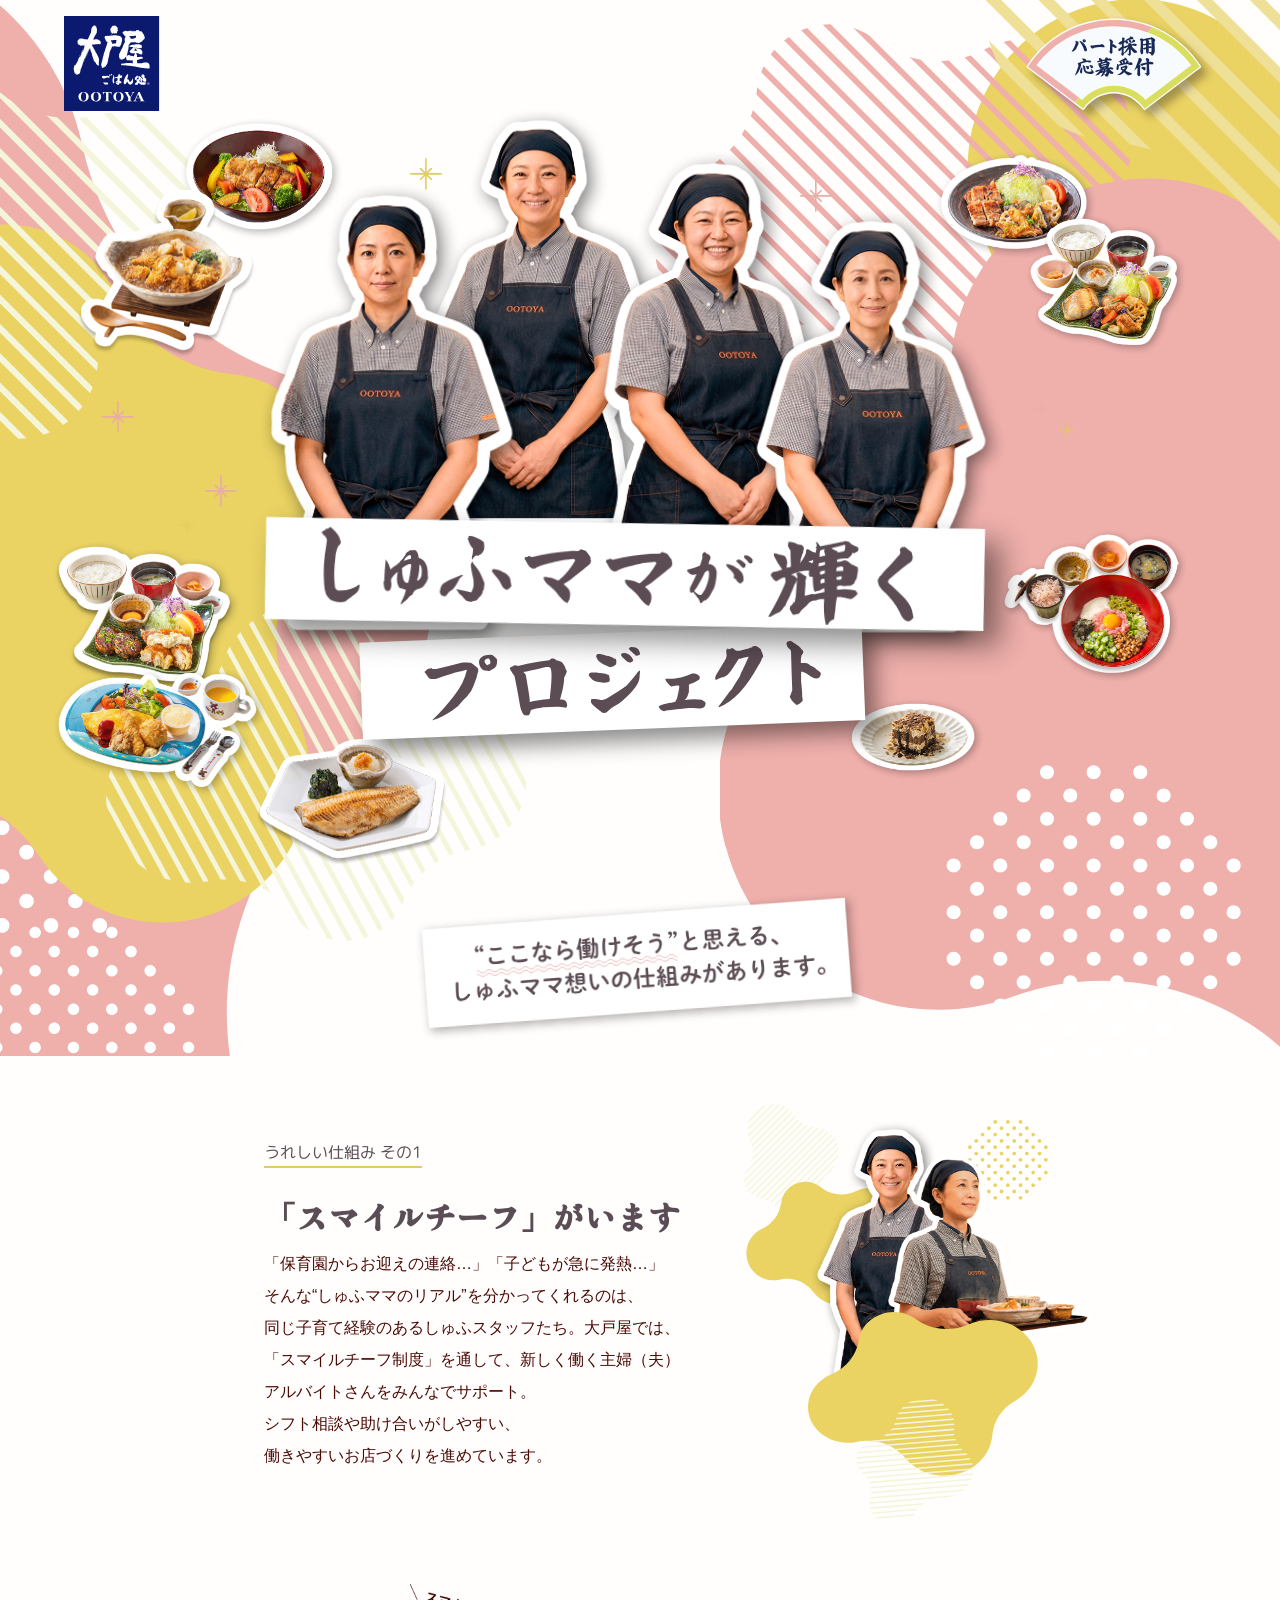
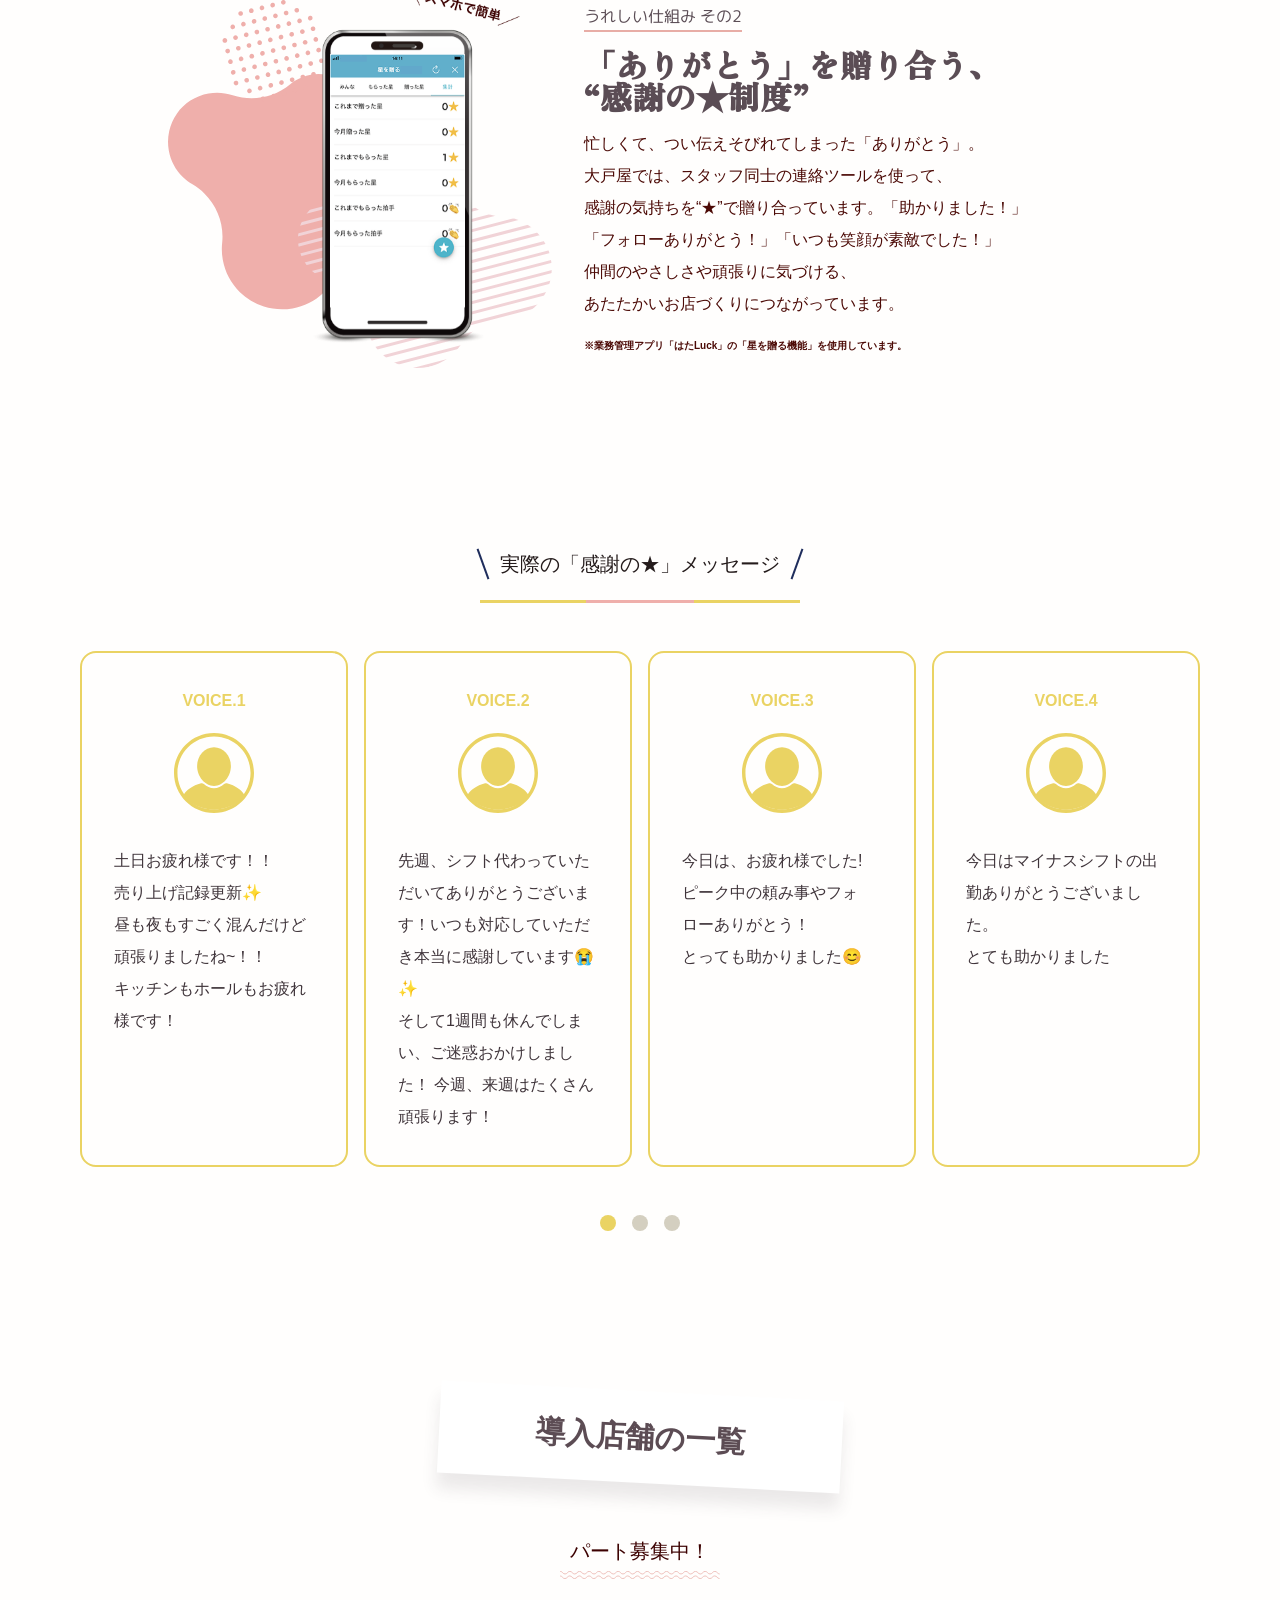
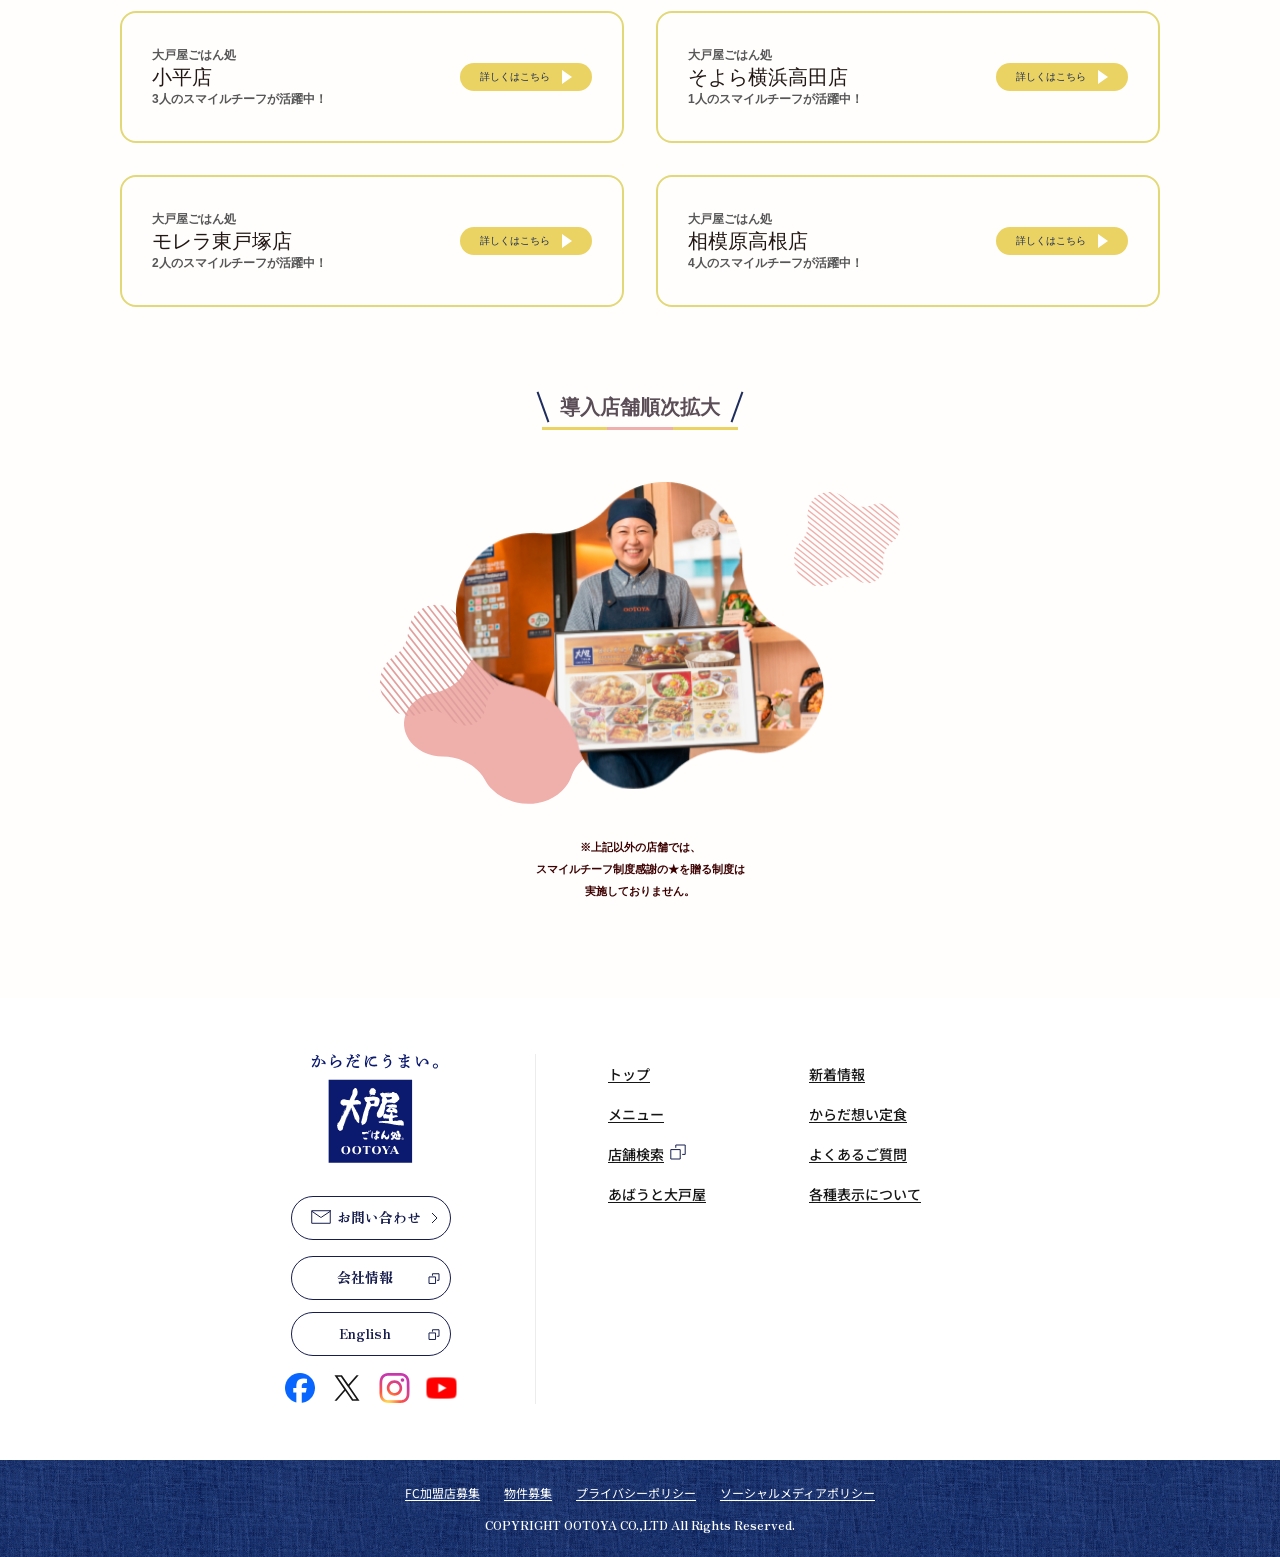
<file: index.html>
<!doctype html>
<html lang="ja">
<head>

  <!-- Google Tag Manager -->
   <script>(function(w,d,s,l,i){w[l]=w[l]||[];w[l].push({'gtm.start':
   new Date().getTime(),event:'gtm.js'});var f=d.getElementsByTagName(s)[0],
   j=d.createElement(s),dl=l!='dataLayer'?'&l='+l:'';j.async=true;j.src=
   'https://www.googletagmanager.com/gtm.js?id='+i+dl;f.parentNode.insertBefore(j,f);
   })(window,document,'script','dataLayer','GTM-PPF3QPJW');</script>
   <!-- End Google Tag Manager -->

  <meta charset="utf-8">
  <meta name="viewport" content="width=device-width, initial-scale=1">
  <title>しゅふママが輝くプロジェクト</title>
  <meta name="description" content="しゅふスタッフ発。“働きやすい大戸屋”を一緒につくる、しゅふ仲間募集！">
  <meta name="keywords" content="しゅふママ">
  <link rel="canonical" href="https://www.ootoya.com/shufu-mama/">
  <meta name="robots" content="index,follow">
  <meta name="format-detection" content="telephone=no">
  <meta name="theme-color" content="#0B196E">
  <meta property="og:type" content="website">
  <meta property="og:site_name" content="大戸屋">
  <meta property="og:locale" content="ja_JP">
  <meta property="og:url" content="https://www.ootoya.com/shufu-mama/">
  <meta property="og:title" content="しゅふママが輝くプロジェクト">
  <meta property="og:description" content="しゅふスタッフ発。“働きやすい大戸屋”を一緒につくる、しゅふ仲間募集！">
  <meta property="og:image" content="https://www.ootoya.com/shufu-mama/assets/images/seo/ogp.png">
  <meta property="og:image:width" content="1200">
  <meta property="og:image:height" content="630">
  <meta property="og:image:alt" content="しゅふママが輝くプロジェクト | 大戸屋">
  <meta name="twitter:card" content="summary_large_image">
  <meta name="twitter:title" content="しゅふママが輝くプロジェクト">
  <meta name="twitter:description" content="しゅふスタッフ発。“働きやすい大戸屋”を一緒につくる、しゅふ仲間募集！">
  <meta name="twitter:image" content="https://www.ootoya.com/shufu-mama/assets/images/seo/ogp.png">
  <link rel="icon" type="image/png" href="assets/images/seo/favicon.png">
  <link rel="apple-touch-icon" href="assets/images/seo/apple-touch-icon.png">
  <script type="application/ld+json">
    {
      "@context": "https://schema.org",
      "@type": "WebPage",
      "@id": "#webpage",
      "name": "しゅふママが輝くプロジェクト | 大戸屋",
      "description": "大戸屋のしゅふママが輝くプロジェクト。子育て中の主婦（夫）アルバイトさんを支えるスマイルチーフ制度や、感謝を贈り合う取り組みを紹介します。",
      "inLanguage": "ja",
      "image": "https://www.ootoya.com/shufu-mama/assets/images/seo/ogp.png",
      "publisher": {
        "@type": "Organization",
        "name": "大戸屋",
        "url": "https://www.ootoya.com/",
        "logo": "https://www.ootoya.com/shufu-mama/assets/images/logo.svg",
        "sameAs": [
          "https://www.facebook.com/ootoya/",
          "https://x.com/ootoya_gohan",
          "https://www.instagram.com/ootoya.jp/",
          "https://www.youtube.com/channel/UCRGnfRoJLXdrUL_0e1gbqAA"
        ]
      }
    }
  </script>
  <link rel="preconnect" href="https://fonts.googleapis.com">
  <link rel="preconnect" href="https://fonts.gstatic.com" crossorigin>
  <link href="https://fonts.googleapis.com/css2?family=M+PLUS+Rounded+1c&family=Noto+Sans+JP:wght@400;500;700&family=Zen+Antique+Soft&display=swap" rel="stylesheet">
  <link rel="stylesheet" href="assets/css/style.css">
</head>
<body>

  <!-- Google Tag Manager (noscript) -->
   <noscript><iframe src="https://www.googletagmanager.com/ns.html?id=GTM-PPF3QPJW"
    height="0" width="0" style="display:none;visibility:hidden"></iframe></noscript>
    <!-- End Google Tag Manager (noscript) -->

  <header class="site-header" aria-label="サイトヘッダー">
    <div class="site-header__inner">
      <a class="site-header__logo" href="#top" aria-label="大戸屋">
        <img src="assets/images/logo.svg" width="103" height="103" alt="大戸屋">
      </a>
      <a class="site-header__button" href="#shop-list">
        <img src="assets/images/header-button.svg"
       width="207"
       height="117"
       alt="パート採用応募受付">
      </a>
    </div>
  </header>

  <main id="top">
    <section class="mv" aria-labelledby="mv-title">
      <div class="mv__bg" aria-hidden="true">
        <picture>
          <source srcset="assets/images/mv-left-top-sp.svg" media="(max-width: 767px)">
          <img class="mv__bg-image mv__bg-image--left-top" src="assets/images/mv-left-top.svg" width="428" height="466" alt="">
        </picture>
        <picture>
          <source srcset="assets/images/mv-left-bottom-sp.svg" media="(max-width: 767px)">
          <img class="mv__bg-image mv__bg-image--left-bottom" src="assets/images/mv-left-bottom.svg" width="520" height="436" alt="">
        </picture>
        <picture>
          <source srcset="assets/images/mv-right-top-sp.svg" media="(max-width: 767px)">
          <img class="mv__bg-image mv__bg-image--right-top" src="assets/images/mv-right-top.svg" width="617" height="239" alt="">
        </picture>
        <picture>
          <source srcset="assets/images/mv-right-bottom-sp.svg" media="(max-width: 767px)">
          <img class="mv__bg-image mv__bg-image--right-bottom" src="assets/images/mv-right-bottom.svg" width="553" height="549" alt="">
        </picture>
      </div>

      <div class="mv__inner">
        <h1 id="mv-title" class="visually-hidden">しゅふママが輝くプロジェクト</h1>

        <div class="mv__people" aria-hidden="true">
          <img class="mv__person mv__person--03" src="assets/images/person-ani-03-img.webp" width="329" height="617" alt="">
          <img class="mv__person mv__person--04" src="assets/images/person-ani-04-img.webp" width="345" height="637" alt="">
          <img class="mv__person mv__person--02" src="assets/images/person-ani-02-img.webp" width="301" height="555" alt="">
          <img class="mv__person mv__person--01" src="assets/images/person-ani-01-img.webp" width="343" height="637" alt="">
        </div>

        <div class="mv__copy" aria-hidden="true">
          <img class="mv__copy-band mv__copy-band--01" src="assets/images/mv-banner01.svg" width="841" height="199" alt="">
          <img class="mv__copy-band mv__copy-band--02" src="assets/images/mv-banner02.svg" width="588" height="172" alt="">
          <img class="mv__copy-band mv__copy-band--03" src="assets/images/mv-banner03.svg" width="469" height="142" alt="">
        </div>

        <div class="mv__foods" aria-hidden="true">
          <img class="mv__food mv__food--a" src="assets/images/food-random-ani-a.webp" width="289" height="218" alt="">
          <img class="mv__food mv__food--b" src="assets/images/food-random-ani-b-img.webp" width="281" height="263" alt="">
          <img class="mv__food mv__food--c" src="assets/images/food-random-ani-c.webp" width="271" height="185" alt="">
          <img class="mv__food mv__food--d" src="assets/images/food-random-ani-d.webp" width="288" height="257" alt="">
          <img class="mv__food mv__food--e" src="assets/images/food-random-ani-e.webp" width="335" height="273" alt="">
          <img class="mv__food mv__food--f" src="assets/images/food-random-ani-f.webp" width="319" height="259" alt="">
          <img class="mv__food mv__food--g" src="assets/images/food-random-ani-g.webp" width="366" height="227" alt="">
          <img class="mv__food mv__food--h" src="assets/images/food-random-ani-h.webp" width="252" height="153" alt="">
          <img class="mv__food mv__food--i" src="assets/images/food-random-ani-i-img.webp" width="308" height="203" alt="">
          <img class="mv__food mv__food--j" src="assets/images/food-random-ani-j-img-sp.webp" width="91" height="78" alt="">
        </div>

        <div class="mv__sparkles" aria-hidden="true">
          <img class="mv__sparkle mv__sparkle--01" src="assets/images/sparkle-yellow.svg" width="49" height="49" alt="">
          <img class="mv__sparkle mv__sparkle--02" src="assets/images/sparkle-red.svg" width="39" height="39" alt="">
          <img class="mv__sparkle mv__sparkle--03" src="assets/images/sparkle-red.svg" width="39" height="39" alt="">
          <img class="mv__sparkle mv__sparkle--04" src="assets/images/sparkle-red.svg" width="39" height="39" alt="">
          <img class="mv__sparkle mv__sparkle--05" src="assets/images/sparkle-yellow.svg" width="49" height="49" alt="">
          <img class="mv__sparkle mv__sparkle--06" src="assets/images/sparkle-red.svg" width="39" height="39" alt="">
          <img class="mv__sparkle mv__sparkle--07" src="assets/images/sparkle-yellow.svg" width="49" height="49" alt="">
        </div>
      </div>
    </section>

    <section id="smile-chief" class="content-section content-section--smile" aria-labelledby="smile-chief-title">
      <div class="content-section__inner">
        <div class="content-section__text">
          <p class="content-section__eyebrow">うれしい仕組み その1</p>
          <h2 id="smile-chief-title" class="content-section__title">「スマイルチーフ」がいます</h2>
          <p class="content-section__body"><span class="text-keep">「保育園からお迎えの連絡…」</span><span class="text-keep">「子どもが急に発熱…」</span><span class="text-keep">そんな“しゅふママのリアル”を</span><span class="text-keep">分かってくれるのは、</span><span class="text-keep">同じ子育て経験のある</span><span class="text-keep">しゅふスタッフたち。</span><span class="text-keep">大戸屋では、</span><span class="text-keep">「スマイルチーフ制度」を通して、</span><span class="text-keep">新しく働く主婦（夫）</span><span class="text-keep">アルバイトさんを</span><span class="text-keep">みんなでサポート。</span><span class="text-keep">シフト相談や助け合いがしやすい、</span><span class="text-keep">働きやすいお店づくりを進めています。</span></p>
        </div>
        <div class="content-section__visual content-section__visual--smile js-scroll-ani" data-observe>
          <img class="content-section__decor content-section__decor--smile-01" src="assets/images/smile-chief-bg01.svg" width="197" height="183" alt="">
          <img class="content-section__decor content-section__decor--smile-02" src="assets/images/smile-chief-bg02.svg" width="181" height="229" alt="">
          <img class="content-section__decor content-section__decor--smile-03" src="assets/images/smile-chief-bg03.svg" width="85" height="85" alt="">
          <img class="content-section__float content-section__float--smile" src="assets/images/smile-chief-person-ani.webp" width="269" height="451" alt="">
          <img class="content-section__sub-image" src="assets/images/smile-chief-person-ani-img-02.webp" width="323" height="338" alt="">
        </div>
      </div>
    </section>

    <section id="thanks-star" class="content-section content-section--thanks" aria-labelledby="thanks-star-title">
      <div class="content-section__inner content-section__inner--reverse">
        <div class="content-section__text">
          <p class="content-section__eyebrow content-section__eyebrow--pink">うれしい仕組み その2</p>
          <h2 id="thanks-star-title" class="content-section__title">「ありがとう」を贈り合う、<span class="newline">“感謝の★制度”</span></h2>
          <p class="content-section__body"><span class="text-keep">忙しくて、つい伝えそびれてしまった</span><span class="text-keep">「ありがとう」。</span><span class="text-keep">大戸屋では、</span><span class="text-keep">スタッフ同士の連絡ツールを使って、</span><span class="text-keep">感謝の気持ちを“★”で贈り合っています。</span><span class="text-keep">「助かりました！」</span><span class="text-keep">「フォローありがとう！」</span><span class="text-keep">「いつも笑顔が素敵でした！」</span><span class="text-keep">仲間のやさしさや頑張りに気づける、</span><span class="text-keep">あたたかいお店づくりにつながっています。</span></p>
          <p class="content-section__note">※業務管理アプリ「はたLuck」の「星を贈る機能」を使用しています。</p>
        </div>
        <div class="content-section__visual content-section__visual--thanks js-scroll-ani" data-observe>
          <img class="content-section__decor content-section__decor--thanks-01" src="assets/images/thanks-star-phone-bg.svg" width="337" height="324" alt="">
          <img class="content-section__float content-section__float--phone" src="assets/images/thanks-star-phone-text-ani.webp" width="314" height="543" alt="">
        </div>
      </div>
    </section>

    <section id="thanks-voices" class="voices" aria-labelledby="thanks-voices-title">
      <div class="voices__inner">
        <h2 id="thanks-voices-title" class="voices__title">実際の「感謝の★」メッセージ</h2>
        <span class="voices__title-line" aria-hidden="true"></span>

        <div class="voices__slider js-voices js-scroll-ani" data-observe>
          <ul class="voices__track js-voices-track">
            <li class="voices__slide">
              <article class="voice-card">
                <p class="voice-card__label">VOICE.1</p>
                <img class="voice-card__icon" src="assets/images/message-icon.svg" width="96" height="96" alt="">
                <p class="voice-card__text">土日お疲れ様です！！<br>売り上げ記録更新✨<br>昼も夜もすごく混んだけど頑張りましたね~！！<br>キッチンもホールもお疲れ様です！</p>
              </article>
            </li>
            <li class="voices__slide">
              <article class="voice-card">
                <p class="voice-card__label">VOICE.2</p>
                <img class="voice-card__icon" src="assets/images/message-icon.svg" width="96" height="96" alt="">
                <p class="voice-card__text">先週、シフト代わっていただいてありがとうございます！いつも対応していただき本当に感謝しています😭✨<br>そして1週間も休んでしまい、ご迷惑おかけしました！ 今週、来週はたくさん頑張ります！</p>
              </article>
            </li>
            <li class="voices__slide">
              <article class="voice-card">
                <p class="voice-card__label">VOICE.3</p>
                <img class="voice-card__icon" src="assets/images/message-icon.svg" width="96" height="96" alt="">
                <p class="voice-card__text">今日は、お疲れ様でした!<br>ピーク中の頼み事やフォローありがとう！<br>とっても助かりました😊</p>
              </article>
            </li>
            <li class="voices__slide">
              <article class="voice-card">
                <p class="voice-card__label">VOICE.4</p>
                <img class="voice-card__icon" src="assets/images/message-icon.svg" width="96" height="96" alt="">
                <p class="voice-card__text">今日はマイナスシフトの出勤ありがとうございました。<br>とても助かりました</p>
              </article>
            </li>
            <li class="voices__slide">
              <article class="voice-card">
                <p class="voice-card__label">VOICE.5</p>
                <img class="voice-card__icon" src="assets/images/message-icon.svg" width="96" height="96" alt="">
                <p class="voice-card__text">土日お疲れ様です！！<br>売り上げ記録更新✨<br>昼も夜もすごく混んだけど頑張りましたね~！！<br>キッチンもホールもお疲れ様です！</p>
              </article>
            </li>
            <li class="voices__slide">
              <article class="voice-card">
                <p class="voice-card__label">VOICE.6</p>
                <img class="voice-card__icon" src="assets/images/message-icon.svg" width="96" height="96" alt="">
                <p class="voice-card__text">先週、シフト代わっていただいてありがとうございます！いつも対応していただき本当に感謝しています😭✨<br>そして1週間も休んでしまい、ご迷惑おかけしました！ 今週、来週はたくさん頑張ります！</p>
              </article>
            </li>
          </ul>

          <div class="voices__dots js-voices-dots" role="tablist" aria-label="メッセージを切り替え"></div>
        </div>
      </div>
    </section>

    <section id="shop-list" class="content-section content-section--shop" aria-labelledby="shop-list-title">
      <div class="shop">
        <div class="shop__badge">
          <h2 id="shop-list-title" class="shop__badge-text">導入店舗の一覧</h2>
        </div>

        <div class="shop__recruit">
          <p class="shop__recruit-text">パート募集中！</p>
          <img class="shop__recruit-line" src="assets/images/shop-list-line.svg" width="164" height="8" alt="">
        </div>

        <ul class="shop__list">
          <li class="shop-card">
            <div class="shop-card__body">
              <p class="shop-card__brand">大戸屋ごはん処</p>
              <p class="shop-card__name">小平店</p>
              <p class="shop-card__chief">3人のスマイルチーフが活躍中！</p>
            </div>
            <a class="shop-card__link" href="https://ootoya-job.net/brand-jobfind/job/Kanto/194151" target="_blank" rel="noopener">詳しくはこちら</a>
          </li>
          <li class="shop-card">
            <div class="shop-card__body">
              <p class="shop-card__brand">大戸屋ごはん処</p>
              <p class="shop-card__name">そよら横浜高田店</p>
              <p class="shop-card__chief">1人のスマイルチーフが活躍中！</p>
            </div>
            <a class="shop-card__link" href="https://ootoya-job.net/brand-jobfind/job/Kanto/194349" target="_blank" rel="noopener">詳しくはこちら</a>
          </li>
          <li class="shop-card">
            <div class="shop-card__body">
              <p class="shop-card__brand">大戸屋ごはん処</p>
              <p class="shop-card__name">モレラ東戸塚店</p>
              <p class="shop-card__chief">2人のスマイルチーフが活躍中！</p>
            </div>
            <a class="shop-card__link" href="https://ootoya-job.net/brand-jobfind/job/Kanto/193827" target="_blank" rel="noopener">詳しくはこちら</a>
          </li>
          <li class="shop-card">
            <div class="shop-card__body">
              <p class="shop-card__brand">大戸屋ごはん処</p>
              <p class="shop-card__name">相模原高根店</p>
              <p class="shop-card__chief">4人のスマイルチーフが活躍中！</p>
            </div>
            <a class="shop-card__link" href="https://ootoya-job.net/brand-jobfind/job/Kanto/194475" target="_blank" rel="noopener">詳しくはこちら</a>
          </li>
        </ul>

        <div class="shop__expand js-scroll-ani" data-observe>
          <div class="shop__expand-heading">
            <h3 class="shop__expand-title">導入店舗順次拡大</h3>
            <span class="shop__expand-line" aria-hidden="true"></span>
          </div>

          <div class="shop__visual">
            <img class="shop__decor" src="assets/images/shop-list-person-bg.svg" width="325" height="195" alt="">
            <img class="shop__person" src="assets/images/shop-list-person-ani.webp" width="360" height="300" alt="">
          </div>

          <p class="shop__note">※上記以外の店舗では、<br>スマイルチーフ制度感謝の★を贈る制度は<br>実施しておりません。</p>
        </div>
      </div>
    </section>
  </main>

  <div class="c-page-sub__nav-sitemap">
    <button class="c-btn-pagetop-01" type="button">TOP</button>
    <nav class="c-nav-sitemap" aria-label="ページ一覧">
      <div class="c-nav-sitemap__body">
        <div class="c-nav-sitemap__top">
          <div class="c-nav-sitemap__top-inner">
            <a class="c-nav-sitemap__logo" href="https://www.ootoya.com/">
              <figure>
                <picture><img
                  src="assets/images/footer/logo-footer-ootoya.svg"
                  decoding="async"
                  alt="株式会社大戸屋ホールディングス"
                  height="120"
                  width="140"
                /></picture>
              </figure>
            </a>
            <a class="c-button-white-small-mail" href="https://www.ootoya.com/contact/">
              <span>お問い合わせ</span>
            </a>
          </div>
        </div>
        <div class="c-nav-sitemap__menu">
          <ul>
            <li>
              <a href="https://www.ootoya.com/"><span>トップ</span></a>
            </li>
            <li>
              <a href="https://www.ootoya.com/news/"><span>新着情報</span></a>
            </li>
            <li>
              <a href="https://www.ootoya.com/menu/"><span>メニュー</span></a>
            </li>
            <li>
              <a href="https://www.ootoya.com/shokuiku/"><span>からだ想い定食</span></a>
            </li>
            <li>
              <a href="https://store.ootoya.com/" target="_blank" rel="noopener"><span>店舗検索</span></a>
            </li>
            <li>
              <a href="https://www.ootoya.com/faq/"><span>よくあるご質問</span></a>
            </li>
            <li>
              <a href="https://www.ootoya.com/about/"><span>あばうと大戸屋</span></a>
            </li>
            <li>
              <a href="https://www.ootoya.com/menu_about/"><span>各種表示について</span></a>
            </li>
          </ul>
        </div>
        <div class="c-nav-sitemap__bottom">
          <div class="c-nav-sitemap__bottom-inner">
            <div class="c-nav-sitemap__bottom-button">
              <a class="c-button-white-small" href="https://www.ootoya.jp/" target="_blank" rel="noopener">
                <span>会社情報</span>
              </a>
              <a class="c-button-white-small" href="https://www.ootoya.com/english/" target="_blank" rel="noopener">
                <span>English</span>
              </a>
            </div>
            <div class="c-nav-sitemap__social">
              <ul class="c-nav-sitemap__social-list">
                <li>
                  <a href="https://www.facebook.com/ootoya/" target="_blank" rel="noopener">
                    <figure>
                      <picture><img
                        src="assets/images/footer/icon-facebook-01.png"
                        decoding="async"
                        alt="Facebook"
                        height="30"
                        width="30"
                      /></picture>
                    </figure>
                  </a>
                </li>
                <li>
                  <a href="https://x.com/ootoya_gohan" target="_blank" rel="noopener">
                    <figure>
                      <picture><img
                        src="assets/images/footer/icon-x-01.svg"
                        decoding="async"
                        alt="X"
                        height="32"
                        width="32"
                      /></picture>
                    </figure>
                  </a>
                </li>
                <li>
                  <a href="https://www.instagram.com/ootoya.jp/" target="_blank" rel="noopener">
                    <figure>
                      <picture><img
                        src="assets/images/footer/icon-instagram-02.svg"
                        decoding="async"
                        alt="Instagram"
                        height="30"
                        width="31"
                      /></picture>
                    </figure>
                  </a>
                </li>
                <li>
                  <a href="https://www.youtube.com/channel/UCRGnfRoJLXdrUL_0e1gbqAA" target="_blank" rel="noopener">
                    <figure>
                      <picture><img
                        src="assets/images/footer/icon-youtube-01.svg"
                        decoding="async"
                        alt="Youtube"
                        height="22"
                        width="31"
                      /></picture>
                    </figure>
                  </a>
                </li>
              </ul>
            </div>
          </div>
        </div>
      </div>
    </nav>
  </div>
  <div class="c-page-sub__footer">
    <footer class="c-footer">
      <div class="c-footer__body">
        <div class="c-footer__links">
          <ul>
            <li>
              <a href="https://www.ootoya.com/fc/"><span>FC加盟店募集</span></a>
            </li>
            <li>
              <a href="https://www.ootoya.com/fc/property/"><span>物件募集</span></a>
            </li>
            <li>
              <a href="https://www.ootoya.com/privacy/"><span>プライバシーポリシー</span></a>
            </li>
            <li>
              <a href="https://www.ootoya.com/socialmedia/"><span>ソーシャルメディアポリシー</span></a>
            </li>
          </ul>
        </div>
        <small class="c-footer__copyright">COPYRIGHT OOTOYA CO.,LTD All Rights Reserved.</small>
      </div>
    </footer>
    <div class="c-nav-menu-sp">
      <div class="c-nav-menu-sp__inner">
        <nav>
          <ul>
            <li>
              <a class="c-nav-menu-sp__menu" href="https://www.ootoya.com/menu/"><span>メニュー</span></a>
            </li>
            <li></li>
            <li>
              <a class="c-nav-menu-sp__marker" href="https://store.ootoya.com/" target="_blank" rel="noopener"><span>店舗検索</span></a>
            </li>
            <li></li>
            <li>
              <a class="c-nav-menu-sp__order" href="https://net-order.ootoya.com/front/top" target="_blank" rel="noopener"><span>テイクアウト<br>デリバリー</span></a>
            </li>
          </ul>
        </nav>
      </div>
    </div>
  </div>

  <script src="assets/js/main.js" defer></script>
</body>
</html>
</file>
<file: assets/css/style.css>
:root {
  --color-text: #3f343a;
  --color-base: #fffefd;
  --color-paper: #fffefd;
  --color-pink: #efafab;
  --color-pink-deep: #e8ada6;
  --color-yellow: #EAD363;
  --color-navy: #1f2d5c;
  --font-sans: -apple-system, BlinkMacSystemFont, "Hiragino Kaku Gothic ProN", "Hiragino Sans", "Yu Gothic", "YuGothic", "Meiryo", sans-serif;
  --font-size-14: 1rem;
  --font-size-16: 1rem;
  --font-size-18: 1rem;
  --font-size-24: 2rem;
  --font-size-32: 2rem;
  --font-size-44: 3rem;
  --site-padding: clamp(2rem, 4vw, 4rem);
  --content-width: 70rem;
  --page-max-width: 1280px;
}

*,
*::before,
*::after {
  box-sizing: border-box;
}

html {
  scroll-behavior: smooth;
}

body {
  margin: 0;
  color: var(--color-text);
  font-family: var(--font-sans);
  font-size: var(--font-size-16);
  line-height: 2;
  line-break: strict;
  word-break: normal;
  overflow-wrap: break-word;
  background: var(--color-base);
}

img {
  display: block;
  max-width: 100%;
  height: auto;
}

figure {
  margin: 0;
  line-height: 0;
}

a {
  color: inherit;
}

.visually-hidden {
  position: absolute;
  width: 1px;
  height: 1px;
  padding: 0;
  margin: -1px;
  overflow: hidden;
  clip: rect(0, 0, 0, 0);
  white-space: nowrap;
  border: 0;
}

.newline {
  display: block;
}

.text-keep {
  display: inline-block;
}

@media not all and (min-width: 568px){
  .newline {
    display: inline-block;
  }
}

.site-header {
  position: fixed;
  z-index: 50;
  inset: 0 0 auto;
  padding: 1rem 2rem 0 2rem;
  pointer-events: none;
}

.site-header__inner {
  display: flex;
  align-items: flex-start;
  justify-content: space-between;
  width: 100%;
}

@media (min-width: 768px){
  main,
  .site-header__inner {
    max-width: var(--page-max-width);
    margin-inline: auto;
  }
}

.site-header__logo {
  display: block;
  width: 6rem;
  pointer-events: auto;
}

.site-header__logo:focus-visible {
  outline: 3px solid var(--color-yellow);
  outline-offset: 6px;
}

.site-header__button {
  width: 12rem;
  pointer-events: auto;
}

@media not all and (min-width: 768px){
  .site-header {
    padding: 1rem 0 0 1rem;
  }

  .site-header__logo {
    width: clamp(4rem, 19vw, 7rem);
  }

  .site-header__button {
    width: clamp(7rem, 37vw, 13rem);
  }
}

.mv {
  position: relative;
  height: min(66rem, 83vw);
  background: var(--color-paper);
  overflow: hidden;
  isolation: isolate;
}

.mv__bg {
  position: absolute;
  inset: 0;
  z-index: 0;
  pointer-events: none;
}

.mv__bg-image {
  position: absolute;
  width: var(--mv-bg-width);
  opacity: 0;
  animation: mvBgFadeIn .95s ease-out forwards;
  animation-delay: var(--mv-bg-delay, .18s);
}

.mv__bg-image--left-top {
  --mv-bg-width: min(34vw, 27rem);
  top: 0;
  left: 0;
}

.mv__bg-image--left-bottom {
  --mv-bg-width: min(42vw, 33rem);
  --mv-bg-delay: .34s;
  bottom: 0;
  left: 0;
}

.mv__bg-image--right-top {
  --mv-bg-width: min(49vw, 39rem);
  --mv-bg-delay: .42s;
  top: 0;
  right: 0;
}

.mv__bg-image--right-bottom {
  --mv-bg-width: min(44vw, 35rem);
  --mv-bg-delay: .5s;
  right: 0;
  bottom: 0;
}

@media not all and (min-width: 768px){
  .mv {
    height: clamp(46rem, 195vw, 92rem);
  }

  .mv__bg-image--left-top {
    --mv-bg-width: clamp(5rem, 14vw, 6rem);
    left: 0;
  }

  .mv__bg-image--left-bottom {
    --mv-bg-width: clamp(10rem, 32vw, 15rem);
    left: 0;
    bottom: 80px;
  }

  .mv__bg-image--right-top {
    --mv-bg-width: clamp(10rem, 42vw, 20rem);
    right: 0;
    top: 70px;
  }

  .mv__bg-image--right-bottom {
    --mv-bg-width: clamp(7rem, 13vw, 10rem);
    right: 0;
    bottom: 210px;
  }
}

@media not all and (min-width: 468px){
  .mv__bg-image--left-bottom {
    bottom: 80px;
  }

  .mv__bg-image--right-top {
    top: 40px;
  }

  .mv__bg-image--right-bottom {
    bottom: 80px;
  }
}

.mv__inner {
  position: relative;
  z-index: 1;
  width: min(100%, 80rem);
  height: min(66rem, 83vw);
  margin-inline: auto;
}

.mv__people {
  position: absolute;
  inset: 0 0 auto;
  height: 100%;
  pointer-events: none;
}

.mv__person {
  position: absolute;
  top: var(--person-top);
  left: var(--person-left);
  z-index: var(--person-layer);
  width: var(--person-width);
  opacity: 0;
  translate: 0 3rem;
  scale: .76;
  rotate: var(--person-rotate, 0deg);
  animation: mvPersonEnter .72s cubic-bezier(.19, 1, .22, 1) forwards;
  animation-delay: var(--person-delay);
  transform-origin: 50% 90%;
  will-change: opacity, translate, scale;
}

.mv__person--03 {
  --person-layer: 3;
  --person-width: 22%;
  --person-top: 17%;
  --person-left: 20%;
  --person-delay: .5s;
  --person-rotate: 0deg;
}

.mv__person--04 {
  --person-layer: 4;
  --person-width: 21%;
  --person-top: 19%;
  --person-left: 58%;
  --person-delay: .72s;
  --person-rotate: 0deg;
}

.mv__person--02 {
  --person-layer: 2;
  --person-width: 20%;
  --person-top: 14%;
  --person-left: 46%;
  --person-delay: .94s;
  --person-rotate: 0deg;
  clip-path: inset(0 0 3% 0);
}

.mv__person--01 {
  --person-layer: 1;
  --person-width: 21%;
  --person-top: 10%;
  --person-left: 32%;
  --person-delay: 1.16s;
  --person-rotate: 0deg;
  clip-path: inset(0 0 3% 0);
}

@media not all and (min-width: 768px){
  .mv__inner {
    height: clamp(46rem, 195vw, 92rem);
  }

  .mv__people {
    height: 100%;
  }

  .mv__person--03 {
    --person-width: 36%;
    --person-top: 29%;
    --person-left: 5%;
  }

  .mv__person--04 {
    --person-width: 35%;
    --person-top: 30%;
    --person-left: 61%;
  }

  .mv__person--02 {
    --person-width: 33%;
    --person-top: 27%;
    --person-left: 45%;
  }

  .mv__person--01 {
    --person-width: 35%;
    --person-top: 26%;
    --person-left: 23%;
  }
}

.mv__copy {
  position: absolute;
  z-index: 12;
  top: 0;
  left: 50%;
  width: min(100%, 80rem);
  height: 100%;
  pointer-events: none;
  opacity: 0;
  translate: -50% 2rem;
  scale: .94;
  animation: mvCopyEnter .7s cubic-bezier(.19, 1, .22, 1) 1.82s forwards;
  transform-origin: 50% 50%;
  will-change: opacity, translate, scale;
}

.mv__copy-band {
  position: absolute;
  left: 50%;
  opacity: 1;
  filter: drop-shadow(0 1rem 1rem rgb(63 52 58 / 0));
}

.mv__copy-band--01 {
  top: 47%;
  width: 61%;
  translate: -50% 0;
  rotate: -1deg;
  z-index: 2;
}

.mv__copy-band--02 {
  top: 58%;
  width: 43%;
  translate: -53% 0;
  rotate: 0deg;
  z-index: 1;
}

.mv__copy-band--03 {
  top: 85%;
  width: 35%;
  translate: -50% 0;
  rotate: -2deg;
}

@media not all and (min-width: 768px){
  .mv__copy-band--01 {
    top: 51%;
    width: 93%;
  }

  .mv__copy-band--02 {
    top: 58%;
    width: 65%;
    translate: -47% 0;
  }

  .mv__copy-band--03 {
    top: 84%;
    width: 81%;
  }
}

.mv__foods,
.mv__sparkles {
  position: absolute;
  inset: 0;
  pointer-events: none;
}

.mv__food {
  position: absolute;
  z-index: 10;
  width: var(--food-width);
  opacity: 0;
  translate: 0 1.5rem;
  scale: .52;
  rotate: var(--food-rotate, 0deg);
  animation:
    mvFoodPop .55s cubic-bezier(.19, 1, .22, 1) forwards,
    foodFloatY var(--food-float-duration, 4.4s) ease-in-out infinite;
  animation-delay: var(--food-delay), calc(var(--food-delay) + .68s);
  transform-origin: 50% 70%;
  will-change: opacity, translate, scale;
}

.mv__food--a {
  --food-width: 13%;
  --food-delay: 2.45s;
  --food-rotate: 0deg;
  top: 11%;
  left: 14%;
}

.mv__food--b {
  --food-width: 14%;
  --food-delay: 2.57s;
  --food-float-duration: 4.9s;
  --food-rotate: 0deg;
  top: 18%;
  left: 6%;
}

.mv__food--c {
  --food-width: 13%;
  --food-delay: 2.69s;
  --food-rotate: 0deg;
  top: 14%;
  right: auto;
  left: 73%;
}

.mv__food--d {
  --food-width: 13%;
  --food-delay: 2.81s;
  --food-float-duration: 4.7s;
  --food-rotate: 0deg;
  top: 20%;
  right: auto;
  left: 80%;
}

.mv__food--e {
  --food-width: 15%;
  --food-delay: 2.93s;
  --food-rotate: 0deg;
  right: auto;
  left: 78%;
  top: 50%;
}

.mv__food--f {
  --food-width: 15%;
  --food-delay: 3.05s;
  --food-float-duration: 5s;
  --food-rotate: 0deg;
  left: 4%;
  top: 51%;
}

.mv__food--g {
  --food-width: 17%;
  --food-delay: 3.17s;
  --food-rotate: 0deg;
  left: 4%;
  top: 63%;
}

.mv__food--h {
  --food-width: 11%;
  --food-delay: 3.29s;
  --food-float-duration: 4.8s;
  --food-rotate: 0deg;
  right: auto;
  left: 66%;
  top: 66%;
}

.mv__food--i {
  --food-width: 15%;
  --food-delay: 3.41s;
  --food-rotate: 0deg;
  left: 20%;
  top: 70%;
}

.mv__food--j {
  --food-delay: 3.53s;
  --food-rotate: 0deg;
  display: none;
}


@media not all and (min-width: 768px){
  .mv__food--a {
    --food-width: 24%;
    top: 14%;
    left: 11%;
  }

  .mv__food--b {
    --food-width: 22%;
    top: 20%;
    left: 1%;
  }

  .mv__food--c {
    --food-width: 22%;
    top: 16%;
    right: 2%;
    left: auto;
  }

  .mv__food--d {
    --food-width: 20%;
    top: 21%;
    right: 1%;
    left: auto;
  }

  .mv__food--e {
    --food-width: 25%;
    right: -1%;
    left: auto;
    top: 62%;
  }

  .mv__food--f {
    --food-width: 28%;
    left: -1%;
    top: 61%;
  }

  .mv__food--g {
    --food-width: 31%;
    left: 16%;
    top: 69%;
  }

  .mv__food--h {
    --food-width: 23%;
    right: auto;
    left: 50%;
    top: 68%;
  }

  .mv__food--i {
    --food-width: 20%;
    right: 26%;
    left: auto;
    top: 15%;
  }

  .mv__food--j {
    --food-width: 22%;
    display: block;
    right: 13%;
    left: auto;
    top: 69.5%;
  }
}

.mv__sparkle {
  position: absolute;
  z-index: 13;
  width: var(--sparkle-width);
  opacity: 0;
  rotate: var(--sparkle-rotate, 0deg);
  scale: .2;
  animation:
    mvSparkleEnter .45s cubic-bezier(.19, 1, .22, 1) forwards,
    sparklePulse 1.9s ease-in-out infinite;
  animation-delay: var(--sparkle-delay), calc(var(--sparkle-delay) + .45s);
  transform-origin: 50% 50%;
  will-change: opacity, scale;
}

@media not all and (min-width: 768px){
  .mv__sparkle {
    display: none;
  }
}

.mv__sparkle--01 {
  --sparkle-width: 2rem;
  --sparkle-delay: 3.75s;
  top: 15%;
  left: 32%;
}

.mv__sparkle--02 {
  --sparkle-width: 2rem;
  --sparkle-delay: 3.87s;
  top: 17%;
  right: 35%;
}

.mv__sparkle--03 {
  --sparkle-width: 2rem;
  --sparkle-delay: 3.99s;
  top: 38%;
  left: 8%;
}

.mv__sparkle--04 {
  --sparkle-width: 1rem;
  --sparkle-delay: 4.11s;
  right: 18%;
  top: 38%;
}

.mv__sparkle--05 {
  --sparkle-width: 1rem;
  --sparkle-delay: 4.23s;
  left: 14%;
  top: 49%;
}

.mv__sparkle--06 {
  --sparkle-width: 2rem;
  --sparkle-delay: 4.35s;
  top: 45%;
  right: auto;
  left: 16%;
}

.mv__sparkle--07 {
  --sparkle-width: 1rem;
  --sparkle-delay: 4.47s;
  right: 16%;
  top: 40%;
}

@media not all and (min-width: 768px){
  .mv__sparkle--01 {
    top: 19%;
    left: 24%;
  }

  .mv__sparkle--02 {
    top: 21%;
    right: 25%;
  }

  .mv__sparkle--03 {
    left: 8%;
    top: 31%;
  }

  .mv__sparkle--04 {
    right: 17%;
    top: 33%;
  }

  .mv__sparkle--05 {
    left: 10%;
    top: 58%;
    bottom: auto;
  }

  .mv__sparkle--06 {
    right: auto;
    bottom: auto;
    left: 17%;
    top: 62%;
  }

  .mv__sparkle--07 {
    right: 17%;
    left: auto;
    top: 57%;
  }
}

.content-section {
  position: relative;
  padding: 0 var(--site-padding);
  background: #fffefd;
  overflow: hidden;
}

.content-section--smile {
  height: 29rem;
}

.content-section--thanks {
  min-height: 34rem;
  padding-top: 4rem;
}

.content-section--shop {
  padding-top: 5rem;
  padding-bottom: 6rem;
  background: #fffefd;
}

@media not all and (min-width: 768px){
  .content-section--shop {
    padding-top: 3rem;
    padding-bottom: 4rem;
  }
}

.content-section__inner {
  display: grid;
  grid-template-columns: 29rem 1fr;
  align-items: start;
  gap: 4rem;
  width: min(65rem, 100%);
  margin-inline: auto;
}

.content-section__inner--reverse {
  grid-template-columns: 21rem 29rem;
  gap: 4rem;
  padding-left: 3rem;
}

.content-section__inner--reverse .content-section__text {
  order: 2;
}

.content-section__inner--reverse .content-section__visual {
  order: 1;
}

@media not all and (min-width: 768px){
  .content-section__inner,
  .content-section__inner--reverse {
    grid-template-columns: 1fr;
    gap: 2rem;
    padding-left: 0;
  }

  .content-section__inner--reverse .content-section__text,
  .content-section__inner--reverse .content-section__visual {
    order: initial;
  }
}

.content-section--smile .content-section__inner {
  padding-top: 5rem;
}

.content-section--thanks .content-section__inner {
  padding-top: 1rem;
}

.content-section__text {
  position: relative;
  z-index: 3;
}

.content-section--smile .content-section__text {
  width: 29rem;
  translate: 9rem 0;
}

.content-section--thanks .content-section__text {
  width: 29rem;
  translate: 1rem 0;
}

.content-section__eyebrow {
  position: relative;
  display: inline-block;
  margin: 0 0 2rem;
  color: #5b4d55;
  font-family: "M PLUS Rounded 1c", sans-serif;
  font-size: 1rem;
  font-weight: 400;
  white-space: nowrap;
}

.content-section__eyebrow::after {
  content: "";
  position: absolute;
  right: 0;
  bottom: 0;
  left: 0;
  height: 2px;
  background: #e0cd5d;
}

.content-section__eyebrow--pink {
  margin-bottom: 1rem;
}

.content-section__eyebrow--pink::after {
  background: var(--color-pink-deep);
}

.content-section__title {
  margin: 0 0 1rem;
  color: #5b4d55;
  font-family: "Zen Antique Soft", serif;
  font-size: 2rem;
  line-height: 1;
  font-weight: 800;
  word-break: keep-all;
  overflow-wrap: normal;
}

.content-section__body {
  margin: 0;
  color: #4b0905;
  line-height: 2;
  font-weight: 400;
  letter-spacing: 0;
  line-break: strict;
}

.content-section__note {
  margin: 1rem 0 0;
  color: #4b0905;
  font-size: 10px;
  line-height: 2;
  font-weight: 700;
}

.content-section__visual {
  position: relative;
  display: block;
  min-height: var(--visual-min-height);
  opacity: 0;
  translate: 0 1.75rem;
}

.content-section__visual.is-visible {
  animation: sectionVisualEnter .85s cubic-bezier(.19, 1, .22, 1) .18s forwards;
}

.content-section__visual--smile {
  --visual-min-height: 28rem;
  margin-top: -2rem;
}

.content-section__visual--thanks {
  --visual-min-height: 28rem;
  margin-top: -1rem;
  margin-left: 9rem;
}

@media not all and (min-width: 1024px){
  .content-section__visual--thanks {
    margin-inline: auto;
    width: min(100%, 28rem);
  }
}

@media not all and (min-width: 768px){
  .content-section__visual--smile {
    --visual-min-height: 29rem;
  }

  .content-section__visual--thanks {
    --visual-min-height: 31rem;
  }
}

.content-section__decor {
  position: absolute;
  max-width: none;
  pointer-events: none;
}

.content-section__decor--smile-01 {
  width: 230px;
  top: 13rem;
  left: 10rem;
  z-index: 3;
}

.content-section__decor--smile-02 {
  width: 10rem;
  top: 0;
  left: 6rem;
  right: auto;
  bottom: auto;
}

.content-section__decor--smile-03 {
  width: 5rem;
  top: 1rem;
  left: 20rem;
}

.content-section__decor--thanks-01 {
  width: 24rem;
  left: -9rem;
  top: 1rem;
}

.content-section__decor--thanks-02 {
  width: 4rem;
  right: 22%;
  top: 4rem;
}

.content-section__float {
  position: relative;
  z-index: 2;
  max-width: none;
  opacity: 0;
  translate: 0 1.5rem;
  scale: .96;
  animation: none;
}

.content-section__visual.is-visible .content-section__float {
  animation:
    floatImageEnter .9s cubic-bezier(.19, 1, .22, 1) .45s forwards,
    floatY 3.8s ease-in-out 1.45s infinite;
}

.content-section__visual.is-visible .content-section__sub-image {
  animation:
    floatImageEnter .9s cubic-bezier(.19, 1, .22, 1) .58s forwards,
    floatY 5.3s ease-in-out 1.58s infinite;
}

.content-section__float--smile {
  position: absolute;
  width: 11rem;
  top: 1rem;
  left: 10rem;
}

.content-section__float--phone {
  position: absolute;
  width: 13rem;
  top: 0;
  left: 0;
}

.content-section__sub-image {
  position: absolute;
  z-index: 2;
  max-width: none;
  opacity: 0;
  translate: 0 1.5rem;
  scale: .96;
  left: 15rem;
  top: 3rem;
  width: 13rem;
}

@media not all and (min-width: 1024px){
  .content-section {
    padding: 4rem var(--site-padding);
  }

  .content-section--smile,
  .content-section--thanks {
    height: auto;
    min-height: 0;
  }

  .content-section__inner,
  .content-section__inner--reverse {
    grid-template-columns: 1fr;
    gap: 2rem;
    padding-left: 0;
  }

  .content-section__inner--reverse .content-section__text,
  .content-section__inner--reverse .content-section__visual {
    order: initial;
  }

  .content-section--smile .content-section__inner,
  .content-section--thanks .content-section__inner {
    padding-top: 0;
  }

  .content-section--smile .content-section__text,
  .content-section--thanks .content-section__text {
    width: auto;
    margin-left: 0;
    margin-top: 0;
    translate: 0 0;
  }

  .content-section__visual--thanks {
    margin-top: 0;
    translate: 0 0;
  }

  .content-section__visual--smile {
    --visual-min-height: 29rem;
  }

  .content-section__visual--thanks {
    --visual-min-height: 31rem;
  }

  .content-section__decor--thanks-01 {
    left: 50%;
    transform: translateX(-50%);
  }

  .content-section__decor--thanks-02 {
    right: 10%;
  }

  .content-section__float--phone {
    left: 50%;
    transform: translateX(-50%);
  }
}

@media not all and (min-width: 1024px){
  .content-section__visual--smile {
    --visual-min-height: 0;
    aspect-ratio: 1 / .95;
    justify-self: center;
    width: min(100%, 32rem);
  }

  .content-section__visual--thanks {
    --visual-min-height: 0;
    aspect-ratio: 1 / 1.02;
    justify-self: center;
    margin-inline: auto;
    width: min(100%, 28rem);
  }

  .content-section__decor--thanks-01 {
    width: 86%;
    top: 16%;
    left: 50%;
    transform: translateX(-50%);
  }

  .content-section__float--phone {
    width: clamp(10rem, 48%, 13rem);
    top: 2%;
    left: 50%;
    transform: translateX(-50%);
  }

  .content-section__decor--smile-01 {
    z-index: 5;
    width: 58%;
    top: 67%;
    right: 23%;
    left: auto;
  }

  .content-section__decor--smile-02 {
    z-index: 1;
    width: 40%;
    top: 7%;
    left: 10%;
  }

  .content-section__decor--smile-03 {
    z-index: 1;
    width: 22%;
    top: 6%;
    right: 17%;
    left: auto;
  }

  .content-section__float--smile {
    z-index: 3;
    width: 50%;
    top: 6%;
    left: 16%;
  }

  .content-section__sub-image {
    z-index: 4;
    width: 56%;
    top: 18%;
    left: 42%;
  }
}

@media not all and (min-width: 768px){
  .content-section {
    padding: 4rem 20px;
  }

  .content-section--smile,
  .content-section--thanks {
    height: auto;
    min-height: 0;
  }

  .content-section--smile .content-section__inner,
  .content-section--thanks .content-section__inner {
    padding-top: 0;
  }

  .content-section__eyebrow {
    margin-bottom: 1rem;
    font-size: 1rem;
  }

  .content-section__title {
    font-size: 2rem;
  }

  .content-section__body {
    font-size: 1rem;
  }

  .content-section--smile .content-section__text,
  .content-section--thanks .content-section__text {
    width: auto;
    margin-left: 0;
    margin-top: 0;
    translate: 0 0;
  }

  .content-section__visual--thanks {
    margin-top: 0;
    translate: 0 0;
  }

  .content-section__decor--thanks-01 {
    left: 50%;
    transform: translateX(-50%);
  }

  .content-section__decor--thanks-02 {
    right: 10%;
  }

  .content-section__float--phone {
    left: 50%;
    transform: translateX(-50%);
  }
}

@media not all and (min-width: 568px){
  .content-section {
    padding-top: 2.5rem;
    padding-bottom: 2.75rem;
  }

  .content-section__inner,
  .content-section__inner--reverse {
    gap: 1.25rem;
  }

  .voices {
    padding-top: 2.75rem;
  }
}

@keyframes mvPersonEnter {
  from {
    opacity: 0;
    translate: 0 3rem;
    scale: .76;
  }

  to {
    opacity: 1;
    translate: 0 0;
    scale: 1;
  }
}

@keyframes mvCopyEnter {
  from {
    opacity: 0;
    translate: -50% 2rem;
    scale: .94;
  }

  to {
    opacity: 1;
    translate: -50% 0;
    scale: 1;
  }
}

@keyframes mvBgFadeIn {
  from {
    opacity: 0;
    scale: 1.02;
  }

  to {
    opacity: 1;
    scale: 1;
  }
}

@keyframes mvFoodPop {
  0% {
    opacity: 0;
    translate: 0 1.5rem;
    scale: .52;
  }

  65% {
    opacity: 1;
    translate: 0 -.5rem;
    scale: 1.08;
  }

  100% {
    opacity: 1;
    translate: 0 0;
    scale: 1;
  }
}

@keyframes foodFloatY {
  0%,
  100% {
    opacity: 1;
    translate: 0 0;
    scale: 1;
  }

  50% {
    opacity: 1;
    translate: 0 -.65rem;
    scale: 1;
  }
}

@keyframes mvSparkleEnter {
  from {
    opacity: 0;
    scale: .2;
  }

  to {
    opacity: 1;
    scale: 1;
  }
}

@keyframes sparklePulse {
  0%,
  100% {
    scale: 1;
  }

  50% {
    scale: 1.35;
  }
}

@keyframes sectionVisualEnter {
  from {
    opacity: 0;
    translate: 0 1.75rem;
  }

  to {
    opacity: 1;
    translate: 0 0;
  }
}

@keyframes floatImageEnter {
  from {
    opacity: 0;
    translate: 0 1.5rem;
    scale: .96;
  }

  to {
    opacity: 1;
    translate: 0 0;
    scale: 1;
  }
}

@keyframes shopDecorEnter {
  from {
    opacity: 0;
    translate: -50% 1.5rem;
    scale: .96;
  }

  to {
    opacity: 1;
    translate: -50% 0;
    scale: 1;
  }
}

@keyframes floatY {
  0%,
  100% {
    translate: 0 0;
  }

  50% {
    translate: 0 -.75rem;
  }
}

@media (prefers-reduced-motion: reduce){
  html {
    scroll-behavior: auto;
  }

  *,
  *::before,
  *::after {
    animation-duration: .01ms !important;
    animation-iteration-count: 1 !important;
    scroll-behavior: auto !important;
  }

  .mv__person,
  .mv__copy,
  .mv__food,
  .mv__sparkle,
  .content-section__visual,
  .shop__expand {
    opacity: 1;
    scale: 1;
    translate: var(--person-x, 0) 0;
  }

  .mv__copy {
    translate: -50% 0;
  }
}

.voices {
  position: relative;
  padding: 5rem var(--site-padding) 5rem;
  background: #fffefd;
  overflow: hidden;
}

@media not all and (min-width: 768px){
  .voices {
    padding: 4rem 0;
  }
}

.voices__inner {
  width: min(70rem, 100%);
  margin-inline: auto;
}

.voices__title {
  position: relative;
  display: flex;
  align-items: center;
  justify-content: center;
  gap: 1rem;
  margin: 0;
  font-size: 20px;
  font-weight: 500;
  letter-spacing: 0em;
  text-align: center;
  color: #241b1b;
  word-break: keep-all;
  overflow-wrap: normal;
}

.voices__title::before,
.voices__title::after {
  content: "";
  width: 2px;
  height: 2rem;
  background: var(--color-navy);
}

.voices__title::before {
  rotate: -20deg;
}

.voices__title::after {
  rotate: 20deg;
}

@media not all and (min-width: 768px){
  .voices__title {
    gap: 1rem;
    font-size: var(--font-size-18);
  }

  .voices__title::before,
  .voices__title::after {
    width: 2px;
    height: 2rem;
  }
}

.voices__title-line {
  display: block;
  width: 320px;
  height: 3px;
  margin: 1rem auto 0;
  background: linear-gradient(90deg, var(--color-yellow) 0 33%, var(--color-pink) 33% 67%, var(--color-yellow) 67% 100%);
}

@media not all and (min-width: 768px){
  .voices__title-line {
    width: 260px;
  }
}

.voices__slider {
  margin-top: 3rem;
  opacity: 0;
  translate: 0 1.75rem;
}

.voices__slider.is-visible {
  animation: sectionVisualEnter .75s cubic-bezier(.19, 1, .22, 1) forwards;
}

.voices__track {
  position: relative;
  display: flex;
  gap: 1rem;
  margin: 0;
  padding: 0;
  list-style: none;
  overflow-x: auto;
  scroll-snap-type: x mandatory;
  scrollbar-width: none;
  -webkit-overflow-scrolling: touch;
}

.voices__track::-webkit-scrollbar {
  display: none;
}

.voices__slide {
  flex: 0 0 calc((100% - 3rem) / 4);
  scroll-snap-align: start;
}

.voices__slide.is-clone {
  display: none;
}

@media (min-width: 768px) and (max-width: 1080px){
  .voices__slide {
    flex-basis: calc((100% - 2rem) / 3);
  }
}

@media not all and (min-width: 768px){
  .voices__track {
    --voice-slide-width: min(74vw, 28rem);
    padding-inline: calc((100% - var(--voice-slide-width)) / 2);
    scroll-padding-inline: calc((100% - var(--voice-slide-width)) / 2);
  }

  .voices__slide {
    display: flex;
    flex-basis: var(--voice-slide-width);
    padding-block: 1rem;
    scroll-snap-align: center;
  }

  .voices__slide .voice-card {
    width: 100%;
    height: auto;
    transform: scale(.86);
    transform-origin: center;
    transition: transform .3s ease;
  }

  .voices__slide:has(+ .voices__slide.is-active) .voice-card {
    transform-origin: right center;
  }

  .voices__slide.is-active + .voices__slide .voice-card {
    transform-origin: left center;
  }

  .voices__slide.is-active .voice-card {
    transform: scale(1);
  }

  .voices__slide.is-clone {
    display: block;
  }
}

.voice-card {
  display: flex;
  flex-direction: column;
  align-items: center;
  height: 100%;
  padding: 2rem 2rem 2rem;
  border: 2px solid var(--color-yellow);
  border-radius: 1rem;
  background: #fffefd;
}

.voice-card__label {
  margin: 0;
  font-size: var(--font-size-18);
  font-weight: 700;
  letter-spacing: 0em;
  color: var(--color-yellow);
}

.voice-card__icon {
  width: 5rem;
  height: auto;
  margin-top: 1rem;
}

.voice-card__text {
  align-self: stretch;
  margin: 2rem 0 0;
  font-size: 1rem;
  line-height: 2;
  text-align: left;
  color: var(--color-text);
  line-break: strict;
}

.voices__dots {
  display: flex;
  justify-content: center;
  gap: 1rem;
  margin-top: 3rem;
}

.voices__dot {
  width: 1rem;
  height: 1rem;
  padding: 0;
  border: 0;
  border-radius: 50%;
  background: #d4cfc0;
  cursor: pointer;
  transition: background .25s ease;
}

.voices__dot.is-active {
  background: var(--color-yellow);
}

.voices__dot:focus-visible {
  outline: 3px solid var(--color-yellow);
  outline-offset: 3px;
}

.shop {
  width: min(65rem, 100%);
  margin-inline: auto;
}

.shop__badge {
  display: flex;
  justify-content: center;
}

.shop__badge-text {
  margin: 0;
  padding: 1rem 6rem;
  background: #fff;
  box-shadow: 0 1rem 1rem rgb(63 52 58 / .1);
  rotate: 3deg;
  color: #5C4C54;
  font-family: var(--font-sans);
  font-size: 30px;
  font-weight: 600;
  letter-spacing: 0em;
  text-align: center;
  word-break: keep-all;
  overflow-wrap: normal;
}

@media not all and (min-width: 768px){
  .shop__badge-text {
    padding: 1rem 2rem;
    font-size: 21px;
  }
}

.shop__recruit {
  margin-top: 3rem;
  text-align: center;
}

.shop__recruit-text {
  margin: 0;
  color: #3C0000;
  font-family: var(--font-sans);
  font-size: 20px;
  font-weight: 500;
  letter-spacing: 0em;
  word-break: keep-all;
  overflow-wrap: normal;
}

.shop__recruit-line {
  width: 10rem;
  margin-inline: auto;
}

.shop__list {
  display: grid;
  grid-template-columns: repeat(2, 1fr);
  gap: 2rem;
  margin: 2rem 0 0;
  padding: 0;
  list-style: none;
}

@media not all and (min-width: 768px){
  .shop__list {
    grid-template-columns: 1fr;
    gap: 1rem;
  }
}

.shop-card {
  display: flex;
  align-items: center;
  justify-content: space-between;
  gap: 1rem;
  padding: 30px;
  border: 2px solid #e3d877;
  border-radius: 1rem;
  background: #fffefd;
}

@media not all and (min-width: 768px){
  .shop-card {
    position: relative;
    display: block;
    min-height: 122px;
    padding: 18px 20px;
  }
}

.shop-card__body {
  min-width: 0;
}

.shop-card__brand {
  margin: 0;
  color: #585757;
  font-size: 12px;
  font-weight: 700;
  line-height: 2;
  word-break: keep-all;
  overflow-wrap: normal;
}

.shop-card__name {
  margin: 0;
  color: #221714;
  font-family: var(--font-sans);
  font-size: 20px;
  font-weight: 500;
  line-height: 1;
  word-break: keep-all;
  overflow-wrap: normal;
}

@media not all and (min-width: 768px){
  .shop-card__name {
    padding-right: 112px;
  }
}

.shop-card__chief {
  margin: 0;
  color: #585757;
  font-size: 12px;
  font-weight: 700;
  line-height: 2;
  line-break: strict;
}

@media not all and (min-width: 768px){
  .shop-card__chief {
    font-size: 11px;
    line-height: 2.1;
    white-space: nowrap;
  }
}

.shop-card__link {
  display: inline-flex;
  align-items: center;
  justify-content: center;
  gap: .75rem;
  flex-shrink: 0;
  padding: 4px 20px;
  border-radius: 999px;
  background: var(--color-yellow);
  color: #1A2A56;
  font-size: 10px;
  text-decoration: none;
  transition: opacity .2s ease;
  white-space: nowrap;
}

.shop-card__link::after {
  content: "";
  width: 0;
  height: 0;
  border-style: solid;
  border-width: .45rem 0 .45rem .65rem;
  border-color: transparent transparent transparent #fff;
}

.shop-card__link:hover {
  opacity: 1;
}

.shop-card__link:focus-visible {
  outline: 3px solid var(--color-yellow);
  outline-offset: 3px;
}

.shop__expand {
  margin-top: 5rem;
  text-align: center;
}

.shop__expand-heading {
  display: inline-block;
  opacity: 0;
  translate: 0 1.75rem;
}

.shop__expand.is-visible .shop__expand-heading {
  animation: sectionVisualEnter .75s cubic-bezier(.19, 1, .22, 1) .05s forwards;
}

.shop__expand-title {
  display: flex;
  align-items: center;
  justify-content: center;
  gap: 1rem;
  margin: 0;
  color: #5b4d55;
  font-family: var(--font-sans);
  font-size: 20px;
  font-weight: 800;
  letter-spacing: 0em;
  word-break: keep-all;
  overflow-wrap: normal;
}

.shop__expand-title::before,
.shop__expand-title::after {
  content: "";
  width: 2px;
  height: 2rem;
  background: var(--color-navy);
}

.shop__expand-title::before {
  rotate: -20deg;
}

.shop__expand-title::after {
  rotate: 20deg;
}

.shop__expand-line {
  display: block;
  width: 100%;
  height: 3px;
  margin-inline: auto;
  background: linear-gradient(90deg, var(--color-yellow) 0 33%, var(--color-pink) 33% 67%, var(--color-yellow) 67% 100%);
}

.shop__visual {
  position: relative;
  display: flex;
  justify-content: center;
  margin-top: 3rem;
}

.shop__person {
  position: relative;
  z-index: 2;
  width: clamp(15rem, 38vw, 23rem);
  opacity: 0;
  translate: 0 1.5rem;
  scale: .96;
}

.shop__expand.is-visible .shop__person {
  animation:
    floatImageEnter .9s cubic-bezier(.19, 1, .22, 1) .42s forwards,
    floatY 3.8s ease-in-out 1.42s infinite;
}

.shop__decor {
  position: absolute;
  z-index: 1;
  bottom: -1rem;
  left: 50%;
  width: 50%;
  max-width: none;
  opacity: 0;
  translate: -50% 1.5rem;
  scale: .96;
  pointer-events: none;
}

.shop__expand.is-visible .shop__decor {
  animation: shopDecorEnter .85s cubic-bezier(.19, 1, .22, 1) .28s forwards;
}

@media not all and (min-width: 568px){
  .shop__decor {
    width: 90%;
  }
}

@media not all and (min-width: 468px){
  .shop__decor {
    width: 100%;
  }
}

.shop__note {
  margin: 3rem auto 0;
  max-width: 230px;
  color: #3C0000;
  font-size: 11px;
  font-weight: 700;
  line-height: 2;
  text-align: center;
  opacity: 0;
  translate: 0 1.75rem;
}

.shop__expand.is-visible .shop__note {
  animation: sectionVisualEnter .75s cubic-bezier(.19, 1, .22, 1) .72s forwards;
}

.lp-footer {
  --footer-blue: #1A2A56;
  --footer-red: #c9272d;
  --footer-green: #9aad35;
  color: var(--footer-blue);
  font-family: var(--font-sans);
  line-height: 1.5;
}

.lp-footer a {
  color: inherit;
  text-decoration: none;
}

.lp-footer__link-area {
  padding: 44px var(--site-padding) 42px;
  background: #f6f6f6;
}

.lp-footer__pagetop {
  display: flex;
  flex-direction: column;
  align-items: center;
  gap: 8px;
  width: max-content;
  margin-inline: auto;
  color: #687fa7;
  font-size: 13px;
  font-weight: 800;
  letter-spacing: .02em;
  transition: opacity .2s ease;
}

.lp-footer__pagetop::before {
  content: "";
  width: 16px;
  height: 16px;
  border-top: 1px solid currentColor;
  border-left: 1px solid currentColor;
  transform: rotate(45deg);
}

.lp-footer__pagetop img {
  display: none;
}

.lp-footer__site-links {
  display: grid;
  grid-template-columns: repeat(2, 530px);
  justify-content: center;
  gap: 110px;
  margin-top: 42px;
}

.lp-footer__site-card {
  display: flex;
  align-items: center;
  min-height: 122px;
  background: #fff;
  border: 1px solid #ececec;
  box-shadow: 5px 5px 8px rgba(30, 30, 30, .18);
  transition: opacity .2s ease, transform .2s ease;
}

.lp-footer__site-card--corporate {
  justify-content: center;
  gap: 54px;
  padding: 0 42px;
}

.lp-footer__site-mark {
  width: 32px;
  align-self: stretch;
  background: #1a0a74;
}

.lp-footer__site-text {
  display: grid;
  justify-items: center;
  color: #224775;
  font-weight: 900;
  line-height: 1.25;
  text-align: center;
}

.lp-footer__site-text span,
.lp-footer__site-card--official span {
  font-size: 24px;
  white-space: nowrap;
}

.lp-footer__site-text small {
  font-size: 18px;
  font-weight: 700;
  white-space: nowrap;
}

.lp-footer__site-card--official {
  justify-content: center;
  gap: 56px;
  padding: 0 42px;
  color: #224775;
  font-weight: 900;
}

.lp-footer__site-card--official img {
  width: 120px;
  height: auto;
}

.lp-footer__sitemap {
  background: var(--footer-red);
}

.lp-footer__sitemap-inner {
  display: grid;
  grid-template-columns: 220px minmax(360px, 1fr);
  grid-template-areas:
    "brand nav"
    ". social"
    "copy copy";
  gap: 28px 96px;
  max-width: 1020px;
  padding: 38px var(--site-padding) 18px;
  margin-inline: auto;
}

.lp-footer__brand-card {
  grid-area: brand;
  align-self: start;
  display: grid;
  justify-items: center;
  width: 220px;
  min-height: 234px;
  padding: 36px 22px 28px;
  background: #fff;
  border-radius: 3px;
}

.lp-footer__brand-card img {
  width: clamp(82px, 10vw, 120px);
  height: auto;
}

.lp-footer__brand-card p {
  margin: 10px 0 22px;
  color: var(--footer-blue);
  font-size: 15px;
  font-weight: 900;
  letter-spacing: .08em;
  white-space: nowrap;
}

.lp-footer__brand-card a {
  color: #555;
  font-size: 12px;
  font-weight: 700;
}

.lp-footer__nav {
  grid-area: nav;
  padding-top: 2px;
}

.lp-footer__nav ul {
  display: grid;
  grid-template-columns: repeat(2, minmax(180px, 1fr));
  grid-template-rows: repeat(6, auto);
  grid-auto-flow: column;
  gap: 24px 72px;
  padding: 0;
  margin: 0;
  list-style: none;
}

.lp-footer__nav a {
  position: relative;
  display: inline-flex;
  align-items: center;
  min-height: 18px;
  padding-left: 26px;
  color: #fff;
  font-size: 14px;
  font-weight: 800;
  text-shadow: 0 1px 0 rgba(0, 0, 0, .12);
}

.lp-footer__nav a::before {
  position: absolute;
  left: 0;
  width: 18px;
  height: 18px;
  content: "";
  background: var(--footer-green);
  border-radius: 50%;
  box-shadow: inset 0 1px 2px rgba(255, 255, 255, .45), 0 1px 2px rgba(0, 0, 0, .16);
}

.lp-footer__nav a::after {
  position: absolute;
  left: 7px;
  width: 5px;
  height: 5px;
  content: "";
  border-top: 2px solid #fff;
  border-right: 2px solid #fff;
  rotate: 45deg;
}

.lp-footer__social {
  grid-area: social;
  display: grid;
  grid-template-columns: repeat(4, minmax(0, 1fr));
  gap: 8px;
  padding: 0;
  margin: 4px 0 0;
  list-style: none;
}

.lp-footer__social a {
  display: grid;
  justify-items: center;
  align-content: center;
  min-height: 64px;
  padding: 8px 10px;
  color: #56433a;
  font-size: 11px;
  font-weight: 700;
  line-height: 1.2;
  text-align: center;
  background: #fff;
  border-radius: 3px;
}

.lp-footer__social img {
  width: 22px;
  height: 22px;
  object-fit: contain;
  margin-bottom: 4px;
}

.lp-footer__copyright {
  grid-area: copy;
  display: block;
  color: rgba(255, 255, 255, .82);
  font-size: 10px;
  font-weight: 700;
  text-align: center;
}

.lp-footer a:hover {
  opacity: .82;
}

.lp-footer a:focus-visible {
  outline: 3px solid var(--color-yellow);
  outline-offset: 4px;
}

@media (max-width: 1240px) and (min-width: 768px){
  .lp-footer__site-links {
    grid-template-columns: repeat(2, 380px);
    gap: 54px;
  }

  .lp-footer__site-card {
    min-height: 88px;
  }

  .lp-footer__site-card--corporate {
    gap: 32px;
    padding-inline: 32px;
  }

  .lp-footer__site-mark {
    width: 24px;
  }

  .lp-footer__site-text span,
  .lp-footer__site-card--official span {
    font-size: 18px;
  }

  .lp-footer__site-text small {
    font-size: 14px;
  }

  .lp-footer__site-card--official {
    gap: 40px;
    padding-inline: 32px;
  }

  .lp-footer__site-card--official img {
    width: 86px;
  }

  .lp-footer__sitemap-inner {
    gap: 28px 70px;
  }
}

@media not all and (min-width: 768px){
  .shop-card__link {
    position: absolute;
    top: 51px;
    right: 20px;
    gap: .5rem;
    padding-inline: 16px;
  }
}

@media not all and (min-width: 360px){
  .shop-card {
    padding-inline: 16px;
  }

  .shop-card__chief {
    font-size: 10px;
  }

  .shop-card__link {
    right: 16px;
    padding-inline: 12px;
  }
}

@media not all and (min-width: 468px){
  .shop-card {
    display: flex;
    min-height: 0;
    flex-direction: column;
    align-items: stretch;
    justify-content: flex-start;
    gap: 12px;
    text-align: center;
  }

  .shop-card__body {
    width: 100%;
  }

  .shop-card__name {
    padding-right: 0;
    line-height: 1.15;
  }

  .shop-card__chief {
    white-space: normal;
    line-height: 1.6;
  }

  .shop-card__link {
    position: static;
    margin-top: 2px;
    width: 100%;
  }
}

@media not all and (min-width: 768px){
  .lp-footer__link-area {
    padding: 34px 18px 34px;
  }

  .lp-footer__site-links {
    grid-template-columns: 1fr;
    gap: 18px;
    max-width: 420px;
    margin-top: 28px;
    margin-inline: auto;
  }

  .lp-footer__site-card {
    min-height: 78px;
  }

  .lp-footer__site-card--corporate,
  .lp-footer__site-card--official {
    gap: 24px;
    padding-inline: 22px;
  }

  .lp-footer__site-text span,
  .lp-footer__site-card--official span {
    font-size: 18px;
  }

  .lp-footer__site-text small {
    font-size: 14px;
  }

  .lp-footer__site-card--official img {
    width: 72px;
  }

  .lp-footer__sitemap-inner {
    grid-template-columns: 1fr;
    grid-template-areas:
      "brand"
      "nav"
      "social"
      "copy";
    gap: 28px;
    padding: 34px 18px 18px;
  }

  .lp-footer__brand-card {
    justify-self: center;
  }

  

  .lp-footer__nav ul {
    grid-template-columns: 1fr;
    grid-template-rows: none;
    grid-auto-flow: row;
    gap: 16px;
    max-width: 330px;
    margin-inline: auto;
  }

  .lp-footer__social {
    grid-template-columns: repeat(2, 1fr);
    max-width: 330px;
    margin-inline: auto;
  }
}

@media not all and (min-width: 480px){
  .lp-footer__site-card--corporate,
  .lp-footer__site-card--official {
    justify-content: flex-start;
  }

  .lp-footer__site-card--corporate {
    gap: 20px;
    padding-left: 28px;
  }

  .lp-footer__site-card--official {
    gap: 20px;
  }
}


@media not all and (min-width: 768px) {
  .content-section__visual--thanks {
    margin-left: 0;
  }

  .site-header {
    padding: 1rem;
  }

  .site-header__inner {
    width: auto;
  }

  .content-section__title,
  .content-section__body,
  .shop__badge-text,
  .voices__title {
    word-break: normal;
    overflow-wrap: anywhere;
  }
}

html,
body {
  width: 100%;
  overflow-x: hidden;
}

main {
  overflow-x: hidden;
}

@media (min-width: 768px) {
  .site-header__inner {
    padding-inline: 2rem;
  }
}

/* =============================================
   OOTOYA Template Footer Styles
   ============================================= */

/* Page Top Button */
.c-btn-pagetop-01 {
  position: fixed;
  inset-block-end: 32px;
  inset-inline-end: 40px;
  z-index: 8;
  inline-size: 64px;
  block-size: 64px;
  padding-block-start: 12px;
  font-family: 'Zen Antique Soft', serif;
  font-size: 16px;
  color: #fff;
  text-align: center;
  cursor: pointer;
  background: #171e4e url(../images/css/icon-arrow-pagetop.svg) center 5px no-repeat;
  border-radius: 50%;
  border: none;
  transition: opacity .3s ease-out;
}

@media screen and (max-width: 991px) {
  .c-btn-pagetop-01 {
    inset-block-end: 56px;
    inset-inline-end: 0;
    inline-size: 48px;
    block-size: 48px;
    font-size: 12px;
    background: #171e4e url(../images/css/icon-arrow-pagetop.svg) center 6px no-repeat;
    background-size: 16px auto;
    border-block-start: 1px solid #fff;
    border-inline-start: 1px solid #fff;
    border-radius: 4px 0 0;
  }
}

@media (min-width: 992px) {
  .c-btn-pagetop-01[data-is-stop=true] {
    position: absolute;
  }
}

@media (hover) {
  .c-btn-pagetop-01:hover {
    background: #57658f url(../images/css/icon-arrow-pagetop.svg) center 5px no-repeat;
  }
}

/* Sitemap Navigation */
.c-nav-sitemap {
  background-color: #fff;
}

.c-nav-sitemap__body {
  display: flex;
  flex-wrap: wrap;
  gap: 16px 72px;
  justify-content: center;
  max-inline-size: 1160px;
  padding-block: 56px;
  padding-inline: 30px;
  margin: 0 auto;
}

@media screen and (width >= 992px) and (width <= 1350px) {
  .c-nav-sitemap__body {
    display: grid;
    row-gap: 0;
  }
}

@media screen and (max-width: 991px) {
  .c-nav-sitemap__body {
    flex-direction: column;
    gap: 12px;
    align-items: center;
    padding-block: 40px 72px;
    padding-inline: 16px;
  }
}

.c-nav-sitemap__top {
  inline-size: 266px;
  border-inline-end: 1px solid #ececec;
}

@media screen and (max-width: 991px) {
  .c-nav-sitemap__top {
    inline-size: 100%;
    border-inline-end: 0;
  }
}

.c-nav-sitemap__top-inner {
  display: flex;
  flex-direction: column;
  gap: 25px;
  align-items: center;
  max-inline-size: 202px;
}

@media screen and (max-width: 991px) {
  .c-nav-sitemap__top-inner {
    gap: 16px;
    max-inline-size: 100%;
  }
}

.c-nav-sitemap__logo {
  display: flex;
  justify-content: center;
  block-size: 117px;
}

@media (hover) {
  .c-nav-sitemap__logo {
    opacity: 1;
    transition: opacity .3s ease-out;
  }
  .c-nav-sitemap__logo:hover {
    opacity: .7;
  }
}

@media screen and (max-width: 991px) {
  .c-nav-sitemap__logo {
    inline-size: 120px;
    block-size: 101px;
  }
}

.c-nav-sitemap__logo figure,
.c-nav-sitemap__logo picture {
  block-size: 100%;
}

.c-nav-sitemap__logo img {
  inline-size: auto;
  block-size: 100%;
}

.c-nav-sitemap__menu {
  position: relative;
  inline-size: 100%;
  max-inline-size: 412px;
  padding-block-start: 8px;
  border-inline-end: 1px solid #ececec;
}

@media screen and (width >= 992px) and (width <= 1350px) {
  .c-nav-sitemap__menu {
    grid-row: 1/2;
    grid-column: 2;
    inline-size: 402px;
    border-inline-end: 0;
  }
}

@media screen and (max-width: 991px) {
  .c-nav-sitemap__menu {
    display: none;
  }
}

.c-nav-sitemap__menu ul {
  display: grid;
  grid-template-columns: repeat(2, 1fr);
  gap: 16px 0;
  max-inline-size: 360px;
  list-style: none;
  margin: 0;
  padding: 0;
}

@media screen and (width >= 992px) and (width <= 1350px) {
  .c-nav-sitemap__menu ul {
    max-inline-size: 402px;
  }
}

.c-nav-sitemap__menu ul li {
  min-block-size: 24px;
  line-height: 0;
}

.c-nav-sitemap__menu ul li a {
  position: relative;
  display: inline-block;
  padding-block-start: 2px;
  font-size: 14px;
  font-weight: 500;
  line-height: 1.5;
  text-decoration: none;
  color: inherit;
}

@media (hover) {
  .c-nav-sitemap__menu ul li a,
  .c-nav-sitemap__menu ul li a span {
    transition: color .3s ease-out;
  }
  .c-nav-sitemap__menu ul li a:after {
    transition: background-image .3s;
  }
  .c-nav-sitemap__menu ul li a:hover,
  .c-nav-sitemap__menu ul li a:hover span {
    color: #57658f;
    text-decoration: none;
  }
  .c-nav-sitemap__menu ul li a:hover[target=_blank]:after {
    background-image: url(../images/css/icon-external-hover-01.svg);
  }
}

.c-nav-sitemap__menu ul li a span {
  font-size: 14px;
  line-height: 1.5;
  text-decoration: underline;
  text-underline-offset: 2px;
}

.c-nav-sitemap__menu ul li a[target=_blank]:before {
  font-size: 0;
  letter-spacing: 0;
  content: "新規タブで開きます";
}

.c-nav-sitemap__menu ul li a[target=_blank]:after {
  display: inline-block;
  inline-size: 16px;
  block-size: 16px;
  margin-inline-start: 6px;
  content: "";
  background: url(../images/css/icon-external-01.svg) 50%/16px 16px no-repeat;
}

@media screen and (max-width: 991px) {
  .c-nav-sitemap__menu ul li a[target=_blank]:after {
    transform: translateY(4px);
  }
}

.c-nav-sitemap__bottom {
  display: flex;
  justify-content: flex-end;
  inline-size: 100%;
  max-inline-size: 278px;
  padding: 8px 24px;
}

@media screen and (width >= 992px) and (width <= 1350px) {
  .c-nav-sitemap__bottom {
    justify-content: flex-start;
    inline-size: 266px;
    max-inline-size: inherit;
    padding: 16px 0 0;
    border-inline-end: 1px solid #ececec;
  }
}

@media screen and (max-width: 991px) {
  .c-nav-sitemap__bottom {
    justify-content: center;
    inline-size: 100%;
    min-inline-size: 200px;
    max-inline-size: inherit;
    padding: 0;
  }
}

.c-nav-sitemap__bottom-inner {
  display: flex;
  flex-direction: column;
  align-items: center;
  inline-size: 100%;
}

@media screen and (width >= 992px) and (width <= 1350px) {
  .c-nav-sitemap__bottom-inner {
    max-inline-size: 202px;
  }
}

@media screen and (max-width: 991px) {
  .c-nav-sitemap__bottom-inner {
    inline-size: 100%;
  }
}

.c-nav-sitemap__bottom-button {
  display: flex;
  gap: 16px 24px;
}

@media screen and (width <= 1350px) {
  .c-nav-sitemap__bottom-button {
    flex-direction: column;
    gap: 12px;
  }
}

@media screen and (max-width: 767px) {
  .c-nav-sitemap__bottom-button {
    inline-size: 100%;
  }
}

.c-nav-sitemap__social {
  display: block;
  position: relative;
  inline-size: 100%;
  margin-block-start: 16px;
}

@media screen and (max-width: 991px) {
  .c-nav-sitemap__social {
    margin-block-start: 24px;
  }
}

.c-nav-sitemap__social-list {
  display: flex;
  align-items: center;
  justify-content: center;
  gap: 16px;
  margin: 0;
  padding: 0;
  list-style: none;
}

.c-nav-sitemap__social-list li,
.c-nav-sitemap__social-list figure {
  margin: 0;
  padding: 0;
}

@media screen and (max-width: 991px) {
  .c-nav-sitemap__social-list {
    gap: 24px;
  }
}

.c-nav-sitemap__social-list a {
  display: flex;
  align-items: center;
  justify-content: center;
}

.c-nav-sitemap__social-list img {
  display: block;
  width: auto;
  height: auto;
  max-width: 32px;
}

@media (hover) {
  .c-nav-sitemap__social-list a {
    opacity: 1;
    transition: opacity .3s ease-out;
  }
  .c-nav-sitemap__social-list a:hover {
    opacity: .7;
  }
}

/* Footer */
.c-footer {
  padding-block: 24px;
  background: url(../images/footer/bg-hero-01.png) 0% 0%/contain repeat;
}

@media screen and (max-width: 991px) {
  .c-footer {
    padding-block-end: 40px;
  }
}

.c-footer__body {
  display: flex;
  flex-wrap: wrap;
  gap: 24px;
  align-items: center;
  justify-content: space-between;
  max-inline-size: 1160px;
  padding-inline: 30px;
  margin: 0 auto;
}

@media screen and (width >= 992px) and (width <= 1350px) {
  .c-footer__body {
    gap: 16px 24px;
    justify-content: center;
    max-inline-size: 800px;
  }
}

@media screen and (max-width: 991px) {
  .c-footer__body {
    padding-inline: 16px;
  }
}

.c-footer:where(:not(:has(.c-footer__links))) :where(.c-footer__body) {
  justify-content: end;
}

@media screen and (max-width: 991px) {
  .c-footer__links {
    inline-size: 100%;
  }
}

.c-footer__links ul {
  display: flex;
  flex-wrap: wrap;
  gap: 8px 24px;
  justify-content: center;
  line-height: 0;
  list-style: none;
  margin: 0;
  padding: 0;
}

@media screen and (max-width: 991px) {
  .c-footer__links ul {
    align-items: center;
    padding: 0 30px;
  }
}

.c-footer__links a {
  display: inline-block;
  text-decoration: none;
  color: inherit;
}

@media (hover) {
  .c-footer__links a:hover,
  .c-footer__links a:hover span {
    text-decoration: none;
  }
}

.c-footer__links a span {
  font-size: 12px;
  line-height: 1.5;
  color: #fff;
  text-decoration: underline;
  text-underline-offset: 2px;
}

@media screen and (max-width: 991px) {
  .c-footer__links a span {
    font-size: 10px;
  }
}

.c-footer__links a[target=_blank]:before {
  font-size: 0;
  letter-spacing: 0;
  content: "新規タブで開きます";
}

.c-footer__links a[target=_blank]:after {
  display: inline-block;
  inline-size: 12px;
  block-size: 14px;
  margin-inline: 5px 2px;
  content: "";
  background: url(../images/css/icon-external-white-02.svg) 0 3px/contain no-repeat;
}

.c-footer__copyright {
  font-family: 'Zen Antique Soft', serif;
  font-size: 12px;
  line-height: 1.2;
  color: #fff;
  text-align: center;
}

@media screen and (max-width: 991px) {
  .c-footer__copyright {
    inline-size: 100%;
    font-size: 10px;
  }
}

/* Mobile Menu */
.c-nav-menu-sp {
  display: none;
}

@media screen and (max-width: 991px) {
  .c-nav-menu-sp {
    display: block;
    block-size: 56px;
  }
}

.c-nav-menu-sp__inner {
  position: fixed;
  inset-block-end: 0;
  inset-inline-start: 0;
  z-index: 8;
  display: flex;
  justify-content: center;
  inline-size: 100%;
  background-color: #fff;
  box-shadow: 0 0 10px #aea9a140;
}

.c-nav-menu-sp nav {
  display: flex;
  align-items: center;
  inline-size: 100%;
  max-inline-size: 375px;
  block-size: 56px;
  padding: 8px 16px;
}

.c-nav-menu-sp nav ul {
  display: flex;
  align-items: center;
  justify-content: space-between;
  inline-size: 100%;
  list-style: none;
  margin: 0;
  padding: 0;
}

.c-nav-menu-sp nav ul li:not(:has(a)) {
  inline-size: 1px;
  block-size: 32px;
  background-color: #ececec;
}

.c-nav-menu-sp nav ul li a {
  position: relative;
  display: flex;
  gap: 4px;
  align-items: center;
  font-family: 'Zen Antique Soft', serif;
  line-height: 1.2;
  text-decoration: none;
  color: inherit;
}

.c-nav-menu-sp nav ul li a[target=_blank]:before {
  font-size: 0;
  letter-spacing: 0;
  content: "新規タブで開きます";
}

.c-nav-menu-sp nav ul li a[target=_blank] span {
  position: relative;
}

.c-nav-menu-sp nav ul li a[target=_blank] span:after {
  display: inline-block;
  inline-size: 12px;
  block-size: 11px;
  margin-inline-start: 1px;
  content: "";
  background: url(../images/css/icon-external-02.svg) 50%/contain no-repeat;
  transform: translateY(1px);
}

.c-nav-menu-sp__menu {
  min-inline-size: 92px;
  font-size: 14px;
}

.c-nav-menu-sp__menu:before {
  display: block;
  flex: 0 1 auto;
  inline-size: 32px;
  block-size: 26px;
  content: "";
  background: url(../images/css/icon-menu-03.svg) 50%/contain no-repeat;
}

.c-nav-menu-sp__marker {
  min-inline-size: 92px;
  font-size: 14px;
}

.c-nav-menu-sp__marker:before {
  display: block;
  flex: 0 1 auto;
  inline-size: 32px;
  block-size: 26px;
  content: "";
  background: url(../images/css/icon-marker-02.svg) 50%/contain no-repeat;
}

.c-nav-menu-sp__order {
  min-inline-size: 102px;
  font-size: 10px;
}

.c-nav-menu-sp__order:before {
  display: block;
  flex: 0 1 auto;
  inline-size: 32px;
  block-size: 20px;
  content: "";
  background: url(../images/css/icon-order-02.svg) 50%/contain no-repeat;
}

/* White Button Small */
.c-button-white-small {
  padding: 8px 4px 8px 16px;
  color: #171e4e;
  background-color: #fff;
  border: 1px solid #171e4e;
  --w: auto;
  position: relative;
  display: flex;
  align-items: center;
  justify-content: center;
  inline-size: var(--w);
  min-inline-size: 160px;
  max-inline-size: 480px;
  min-block-size: 44px;
  font-family: 'Zen Antique Soft', serif;
  font-size: 14px;
  line-height: 1.3;
  text-align: center;
  cursor: pointer;
  border-radius: 100px;
  text-decoration: none;
}

@media screen and (max-width: 767px) {
  .c-button-white-small {
    inline-size: 100%;
    max-inline-size: 311px;
    margin-inline: auto;
  }
}

.c-button-white-small > span {
  display: flex;
  flex: 1 1 0;
  gap: 4px;
  align-items: center;
  justify-content: center;
  padding-block-end: 2px;
}

.c-button-white-small[target=_blank]:before {
  font-size: 0;
  letter-spacing: 0;
  content: "新規タブで開きます";
}

.c-button-white-small[target=_blank]:after {
  background-image: url(../images/css/icon-external-02.svg);
}

@media (hover) {
  .c-button-white-small {
    transition: background-color .3s ease-out, color .3s ease-out, border-color .3s ease-out;
  }
  .c-button-white-small:hover {
    color: #171e4e;
    background-color: #d7dcec;
    border-color: #171e4e;
  }
}

.c-button-white-small:after {
  display: block;
  flex-shrink: 0;
  inline-size: 24px;
  block-size: 24px;
  content: "";
  background: url(../images/css/icon-arrow-right-01.svg) 50% no-repeat;
}

/* White Button Small with Mail Icon */
.c-button-white-small-mail {
  padding: 8px 4px 8px 16px;
  color: #171e4e;
  background-color: #fff;
  border: 1px solid #171e4e;
  --w: auto;
  position: relative;
  display: flex;
  align-items: center;
  justify-content: center;
  inline-size: var(--w);
  min-inline-size: 160px;
  max-inline-size: 480px;
  min-block-size: 44px;
  font-family: 'Zen Antique Soft', serif;
  font-size: 14px;
  line-height: 1.3;
  text-align: center;
  cursor: pointer;
  border-radius: 100px;
  text-decoration: none;
}

@media screen and (max-width: 767px) {
  .c-button-white-small-mail {
    inline-size: 100%;
    max-inline-size: 311px;
    margin-inline: auto;
  }
}

.c-button-white-small-mail > span {
  display: flex;
  flex: 1 1 0;
  gap: 4px;
  align-items: center;
  justify-content: center;
  padding-block-end: 2px;
}

.c-button-white-small-mail[target=_blank]:before {
  font-size: 0;
  letter-spacing: 0;
  content: "新規タブで開きます";
}

.c-button-white-small-mail[target=_blank]:after {
  background-image: url(../images/css/icon-external-02.svg);
}

@media (hover) {
  .c-button-white-small-mail {
    transition: background-color .3s ease-out, color .3s ease-out, border-color .3s ease-out;
  }
  .c-button-white-small-mail:hover {
    color: #171e4e;
    background-color: #d7dcec;
    border-color: #171e4e;
  }
}

.c-button-white-small-mail > span:before {
  display: block;
  flex-shrink: 0;
  inline-size: 24px;
  block-size: 24px;
  content: "";
  background: url(../images/css/icon-mail-01.svg) 50% no-repeat;
}

.c-button-white-small-mail:after {
  display: block;
  flex-shrink: 0;
  inline-size: 24px;
  block-size: 24px;
  content: "";
  background: url(../images/css/icon-arrow-right-01.svg) 50% no-repeat;
}

/* Page Sub Nav Sitemap wrapper (for positioning) */
.c-page-sub__nav-sitemap {
  position: relative;
}

.c-page-sub__footer {
  position: relative;
}

/* 共通フッター・サイトマップ部分は本体サイト準拠のフォント・カラーに戻す */
.c-page-sub__nav-sitemap,
.c-page-sub__footer {
  font-family: "Noto Sans JP", "メイリオ", Meiryo, sans-serif;
  color: #161616;
}
</file>
